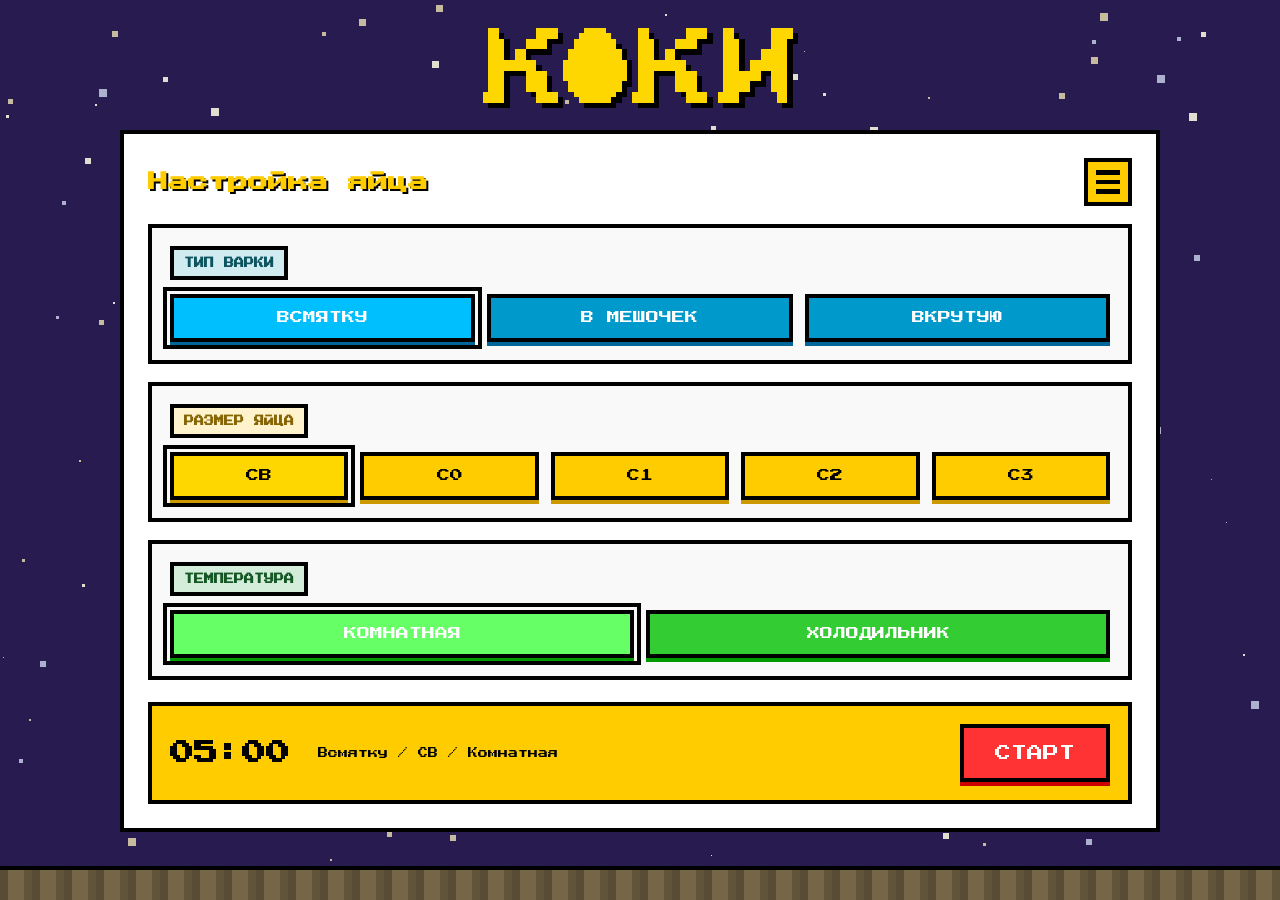
<file: index.html>
<!DOCTYPE html>
<html lang="ru">
  <head>
    <meta charset="UTF-8">
    <meta name="viewport" content="width=device-width, initial-scale=1.0, viewport-fit=cover">
    <title>Главный по яйцам | КОКИ</title>
    <meta name="theme-color" id="themeColorMeta" content="#00B0EB">
    <meta name="apple-mobile-web-app-capable" content="yes">
    <meta name="mobile-web-app-capable" content="yes">
    <meta name="apple-mobile-web-app-status-bar-style" content="black-translucent">
    <link rel="icon" type="image/png" href="favicon-96x96.png" sizes="96x96" />
<link rel="icon" type="image/svg+xml" href="favicon.svg" />
<link rel="shortcut icon" type="image/x-icon" href="favicon.ico">
<link rel="apple-touch-icon" sizes="180x180" href="apple-touch-icon.png" />
<meta name="apple-mobile-web-app-title" content="КОКИ" />
<link rel="manifest" href="site.webmanifest" />
    <link rel="preload" as="image" href="./assets/gif/peck.gif">
    <link rel="preload" as="image" href="./assets/gif/sleep.gif">
    <link rel="preload" as="image" href="./assets/gif/sleep-reverse.gif">
    <link rel="preload" as="image" href="./assets/gif/sleep-last.png">
    <link rel="preload" as="image" href="./assets/gif/cluck.gif">
    <link rel="preload" as="image" href="./assets/gif/crackl.gif">
    <link rel="preload" as="image" href="./assets/gif/crackr.gif">
    <link rel="preload" as="image" href="./assets/gif/open.gif">
    <link rel="preload" as="image" href="./assets/gif/idle.gif">
    <link rel="preload" as="image" href="./assets/gif/ask.gif">
    <link rel="preload" as="image" href="./assets/gif/drop.gif">
    <link rel="preconnect" href="https://fonts.googleapis.com">
    <link rel="preconnect" href="https://fonts.gstatic.com" crossorigin>
    <link rel="stylesheet" href="https://fonts.googleapis.com/css2?family=Press+Start+2P&display=swap">
    <link rel="icon" href="./assets/gif/peck.gif" type="image/gif">
    <link rel="stylesheet" href="./style.css">
  </head>

  <body>
    <div class="cloud-field" id="cloudField" aria-hidden="true"></div>
    <div class="night-star-field" id="nightStarField" aria-hidden="true"></div>
    <div class="status-veil" aria-hidden="true"></div>

    <div class="app-shell">
      <header class="retro-header app-header">
        <div class="header-inner">
          <img class="app-logo" src="./assets/images/logo.png" alt="КОКИ">
        </div>
      </header>

      <main class="retro-main app-main">
        <section class="site-section site-section--timer" id="timerView" data-section-panel="timer">
          <section class="app-panel setup-screen" id="setupScreen" aria-labelledby="setupTitle">
            <div class="panel-head">
              <h2 class="retro-subheading" id="setupTitle">Настройка яйца</h2>
              <button class="menu-toggle" type="button" data-menu-toggle aria-label="Открыть меню" aria-controls="siteMenuView" aria-expanded="false">
                <span class="menu-toggle__symbol" aria-hidden="true">Ξ</span>
              </button>
            </div>

            <ol class="setup-steps">
              <li class="setup-step">
                <div class="step-title">
                  <h3 class="retro-badge setup-badge setup-badge--info">Тип варки</h3>
                </div>
                <div class="choice-grid choice-grid--three" role="radiogroup" aria-label="Тип варки">
                  <button class="retro-button retro-button--secondary choice-button is-selected" type="button" data-group="doneness" data-value="soft" aria-pressed="true">Всмятку</button>
                  <button class="retro-button retro-button--secondary choice-button" type="button" data-group="doneness" data-value="jammy" aria-pressed="false">В мешочек</button>
                  <button class="retro-button retro-button--secondary choice-button" type="button" data-group="doneness" data-value="hard" aria-pressed="false">Вкрутую</button>
                </div>
              </li>

              <li class="setup-step">
                <div class="step-title">
                  <h3 class="retro-badge setup-badge setup-badge--warning">Размер яйца</h3>
                </div>
                <div class="choice-grid choice-grid--five" role="radiogroup" aria-label="Размер яйца">
                  <button class="retro-button retro-button--primary choice-button is-selected" type="button" data-group="size" data-value="СВ" aria-pressed="true">СВ</button>
                  <button class="retro-button retro-button--primary choice-button" type="button" data-group="size" data-value="С0" aria-pressed="false">С0</button>
                  <button class="retro-button retro-button--primary choice-button" type="button" data-group="size" data-value="С1" aria-pressed="false">С1</button>
                  <button class="retro-button retro-button--primary choice-button" type="button" data-group="size" data-value="С2" aria-pressed="false">С2</button>
                  <button class="retro-button retro-button--primary choice-button" type="button" data-group="size" data-value="С3" aria-pressed="false">С3</button>
                </div>
              </li>

              <li class="setup-step">
                <div class="step-title">
                  <h3 class="retro-badge setup-badge setup-badge--success">Температура</h3>
                </div>
                <div class="choice-grid choice-grid--two" role="radiogroup" aria-label="Температура яиц">
                  <button class="retro-button retro-button--constructive choice-button is-selected" type="button" data-group="temperature" data-value="room" aria-pressed="true">Комнатная</button>
                  <button class="retro-button retro-button--constructive choice-button" type="button" data-group="temperature" data-value="cold" aria-pressed="false">Холодильник</button>
                </div>
              </li>
            </ol>

            <div class="start-console" aria-live="polite">
              <div class="time-preview">
                <strong id="selectedTime">05:00</strong>
              </div>
              <div class="recipe-preview" id="recipePreview">Всмятку / СВ / Комнатная</div>
              <button class="retro-button retro-button--destructive retro-button--large start-button" id="startButton" type="button">Старт</button>
            </div>
          </section>

          <section class="app-panel timer-screen is-hidden" id="timerScreen" aria-labelledby="timerTitle" aria-live="polite">
            <div class="panel-head">
              <h2 class="retro-subheading">Таймер варки</h2>
              <button class="menu-toggle" type="button" data-menu-toggle aria-label="Открыть меню" aria-controls="siteMenuView" aria-expanded="false">
                <span class="menu-toggle__symbol" aria-hidden="true">Ξ</span>
              </button>
            </div>

            <div class="timer-scene">
              <div class="chicken-stage" aria-label="Игровая сцена">
                <div class="stage-sky" id="stageSky" aria-hidden="true"></div>
                <div class="stage-cloud-field" id="stageCloudField" aria-hidden="true"></div>
                <div class="stage-night-star-field" id="stageNightStarField" aria-hidden="true"></div>
                <img class="chicken-gif" id="chickenGif" src="./assets/gif/peck.gif" alt="Курица клюет">
              </div>

              <div class="timer-console">
                <span class="retro-badge retro-badge--warning" id="timerState">ВАРИМ</span>
                <h2 class="timer-title" id="timerTitle">До готовности</h2>
                <div class="timer-display" id="timerDisplay">05:00</div>
                <p class="timer-recipe" id="timerRecipe">Всмятку / СВ / Комнатная</p>

                <div class="retro-progress-bar timer-progress" aria-label="Прогресс таймера">
                  <div class="retro-progress-bar__inner" id="progressBar"></div>
                </div>

                <div class="timer-actions">
                  <button class="retro-button retro-button--secondary retro-button--medium" id="pauseButton" type="button">Пауза</button>
                  <button class="retro-button retro-button--ghost retro-button--medium" id="resetButton" type="button">Сначала</button>
                </div>
              </div>
            </div>
          </section>
        </section>

        <section class="app-panel site-menu-panel is-hidden" id="siteMenuView" aria-label="Меню">
          <div class="panel-head">
            <div class="site-menu__socials">
              <a class="site-menu__credit-icon site-menu__credit-icon--wide" href="https://svarganil.ru" target="_blank" rel="noopener noreferrer" aria-label="Сварганил">
                <img class="site-menu__credit-icon-image site-menu__credit-icon-image--normal" src="./assets/icons/c_normal.png" alt="">
                <img class="site-menu__credit-icon-image site-menu__credit-icon-image--hover" src="./assets/icons/c_hover.png" alt="">
              </a>
              <a class="site-menu__credit-icon" href="https://t.me/slappetizer" target="_blank" rel="noopener noreferrer" aria-label="Telegram">
                <img class="site-menu__credit-icon-image site-menu__credit-icon-image--normal" src="./assets/icons/tg_normal.png" alt="">
                <img class="site-menu__credit-icon-image site-menu__credit-icon-image--hover" src="./assets/icons/tg_hover.png" alt="">
              </a>
              <a class="site-menu__credit-icon" href="https://instagram.com/slappetizer" target="_blank" rel="noopener noreferrer" aria-label="Instagram">
                <img class="site-menu__credit-icon-image site-menu__credit-icon-image--normal" src="./assets/icons/ig_normal.png" alt="">
                <img class="site-menu__credit-icon-image site-menu__credit-icon-image--hover" src="./assets/icons/ig_hover.png" alt="">
              </a>
              <a class="site-menu__credit-icon site-menu__credit-icon--wide" href="https://youtube.com/@slappetizer" target="_blank" rel="noopener noreferrer" aria-label="YouTube">
                <img class="site-menu__credit-icon-image site-menu__credit-icon-image--normal" src="./assets/icons/yt_normal.png" alt="">
                <img class="site-menu__credit-icon-image site-menu__credit-icon-image--hover" src="./assets/icons/yt_hover.png" alt="">
              </a>
              <a class="site-menu__credit-icon site-menu__credit-icon--wide" href="mailto:a@svarganil.ru?subject=%D0%9A%D0%9E%D0%9A%D0%98%20%E2%80%94%20%D0%9E%D0%A1" aria-label="Написать письмо">
                <img class="site-menu__credit-icon-image site-menu__credit-icon-image--normal" src="./assets/icons/mail_normal.png" alt="">
                <img class="site-menu__credit-icon-image site-menu__credit-icon-image--hover" src="./assets/icons/mail_hover.png" alt="">
              </a>
            </div>
            <button class="menu-toggle" type="button" data-menu-toggle aria-label="Закрыть меню" aria-controls="siteMenuView" aria-expanded="true">
              <span class="menu-toggle__symbol" aria-hidden="true">×</span>
            </button>
          </div>

          <nav class="site-menu" aria-label="Разделы сайта">
            <button class="site-menu__item is-active" type="button" data-section-target="timer" aria-current="page">Таймер варки</button>
            <button class="site-menu__item" type="button" data-section-target="tips">Советы</button>
            <button class="site-menu__item" type="button" data-section-target="recipes">Рецепты</button>
            <button class="site-menu__item" type="button" data-section-target="chef">От Шефа</button>
            <div class="site-menu__meta">
              <div class="site-menu__meta-copy">
                <span>Версия 1.1</span>
                <span>© <span id="menuYear">2026</span> Сварганил</span>
              </div>
            </div>
          </nav>
        </section>

        <section class="app-panel page-placeholder site-section is-hidden" id="recipesView" data-section-panel="recipes" aria-labelledby="recipesTitle">
          <div class="panel-head">
            <h2 class="retro-subheading" id="recipesTitle">Рецепты</h2>
            <button class="menu-toggle" type="button" data-menu-toggle aria-label="Открыть меню" aria-controls="siteMenuView" aria-expanded="false">
              <span class="menu-toggle__symbol" aria-hidden="true">Ξ</span>
            </button>
          </div>
          <div class="retro-accordion recipes-accordion" id="recipesList" data-recipes-src="./assets/md/recipes.md">
            <button class="retro-accordion__button" type="button" aria-expanded="false" aria-controls="recipe-content-0">Чылбыр (яйца по-турецки)</button>
            <div class="retro-accordion__content" id="recipe-content-0" hidden>
              <section class="recipe-section" aria-labelledby="recipe-ingredients-0">
                <h3 id="recipe-ingredients-0">Ингредиенты</h3>
                <div class="recipe-copy">
                  <p>Йогуртовый соус:</p>
                  <ul class="recipe-list">
                    <li>Греческий йогурт (густой) — 250 г</li>
                    <li>Укроп — 2-3 веточки</li>
                    <li>Чеснок — 1 зубчик</li>
                    <li>Соль — ¼ ч. л.</li>
                    <li>TABASCO Jalapeno¹ — ¼ ч. л.</li>
                  </ul>
                  <p>Пряное масло:</p>
                  <ul class="recipe-list">
                    <li>Сливочное масло — 40 г</li>
                    <li>Оливковое масло — 1 ст. л.</li>
                    <li>Соус Lao Gan Ma² — 2 ст. л.</li>
                  </ul>
                  <p>Яйца пашот:</p>
                  <ul class="recipe-list">
                    <li>Уксус (9%) — 1 ст. л.</li>
                    <li>Соль — ¼ ч. л.</li>
                    <li>Яйца — 4 шт.</li>
                  </ul>
                  <p>Подача:</p>
                  <ul class="recipe-list">
                    <li>Халапеньо (свежий) — 3-5 слайсов</li>
                    <li>Укроп — 1-2 веточки</li>
                    <li>Пита — 1 шт.</li>
                  </ul>
                  <p>Можно заменить:</p>
                  <p>¹ Небольшим количеством любой пряной сухой приправы</p>
                  <p>² Миксом молотой копчёной паприки и хлопьев перца чили</p>
                </div>
              </section>

              <section class="recipe-section" aria-labelledby="recipe-steps-0">
                <h3 id="recipe-steps-0">Рецепт</h3>
                <div class="recipe-copy">
                  <ol class="recipe-steps">
                    <li>Достань йогурт из холодильника заранее, чтобы он достиг комнатной температуры. Мелко нарежь укроп, чеснок раздави в прессе (или натри на мелкой тёрке). Смешай йогурт с укропом, чесноком, солью и соусом TABASCO Jalapeno. Выложи массу в две тарелки.</li>
                    <li>В маленьком сотейнике разогрей сливочное и оливковое масло, добавь соус Lao Gan Ma, перемешай и готовь 1 минуту на небольшом огне. Оставь настаиваться на 5–10 минут, слей в соусник.</li>
                    <li>В кастрюлю налей слой воды толщиной 8-10 сантиметров, добавь уксус и соль, доведи до кипения и убавь огонь на слабый. Яйцо комнатной температуры разбей в маленькую миску, наклони её над водой и осторожно опусти яйцо в кастрюлю, вари 2–3 минуты по 2 яйца за раз. Аккуратно достань яйца с помощью шумовки, промокни бумажным полотенцем и выложи на йогуртовый соус.</li>
                    <li>Полей пряным маслом, укрась тонкими слайсами халапеньо и укропом. Подавай с тёплой питой.</li>
                  </ol>
                  <p class="recipe-link-row"><a class="retro-button retro-button--link recipe-link" href="https://t.me/slappetizer/432" target="_blank" rel="noopener noreferrer">Смотреть видео</a></p>
                </div>
              </section>
            </div>
            <button class="retro-accordion__button" type="button" aria-expanded="false" aria-controls="recipe-content-1">Маринованные яйца</button>
            <div class="retro-accordion__content" id="recipe-content-1" hidden>
              <section class="recipe-section" aria-labelledby="recipe-ingredients-1">
                <h3 id="recipe-ingredients-1">Ингредиенты</h3>
                <div class="recipe-copy">
                  <ul class="recipe-list">
                    <li>Яйцо СО — 10 шт.</li>
                    <li>Соль — 1 ст. л.</li>
                    <li>Имбирь — 50 г</li>
                    <li>Чеснок — 10 г</li>
                    <li>Острый перец — 10 г</li>
                    <li>Растительное масло — 2 мл</li>
                    <li>Вода — 300 мл</li>
                    <li>Соевый соус — 300 мл</li>
                    <li>Тростниковый сахар — 2 ст. л.</li>
                    <li>Зелёный лук — 30 г</li>
                    <li>Вустерширский соус — 5 мл</li>
                    <li>Рисовый уксус — 2 ст. л.</li>
                  </ul>
                </div>
              </section>

              <section class="recipe-section" aria-labelledby="recipe-steps-1">
                <h3 id="recipe-steps-1">Рецепт</h3>
                <div class="recipe-copy">
                  <ol class="recipe-steps">
                    <li>Сперва отвари яйца. Вскипяти воду и посоли в пропорции чайная ложка соли на литр. Аккуратно опусти яйца, вода должна полностью покрывать их. Сбавь огонь, чтобы не было бурного кипения. Для «кремового желтка» потребуется от 4 до 5 минут в зависимости от категории (размера) и температуры яиц.</li>
                    <li>Переложи яйца в ледяную воду, а через 5 минут смени её, чтобы остановить процесс варки внутри. Аккуратно почисти яйца и положи их в банку.</li>
                    <li>Для маринада почисти и нарежь свежий имбирь, чеснок и острый перец. Немного обжарь их, залей водой, соевым соусом и добавь сахар. Вари 10-15 минут.</li>
                    <li>Нарежь зелёный лук и добавь к яйцам. Капни вустерский соус, залей маринадом и добавь рисовый уксус.</li>
                    <li>Плотно закрой банку и убери в холодильник на 24 часа.</li>
                  </ol>
                  <p>Подавай с хрустящим луком.</p>
                  <p class="recipe-link-row"><a class="retro-button retro-button--link recipe-link" href="https://t.me/slappetizer/552" target="_blank" rel="noopener noreferrer">Смотреть видео</a></p>
                </div>
              </section>
            </div>
          </div>
        </section>

        <section class="app-panel page-placeholder site-section is-hidden" id="tipsView" data-section-panel="tips" aria-labelledby="tipsTitle">
          <div class="panel-head">
            <h2 class="retro-subheading" id="tipsTitle">Советы</h2>
            <button class="menu-toggle" type="button" data-menu-toggle aria-label="Открыть меню" aria-controls="siteMenuView" aria-expanded="false">
              <span class="menu-toggle__symbol" aria-hidden="true">Ξ</span>
            </button>
          </div>
          <div class="retro-accordion tips-accordion" id="tipsList" data-hints-src="./assets/md/hints.md">
            <button class="retro-accordion__button" type="button" aria-expanded="false" aria-controls="hint-content-0">Категория и хранение</button>
            <div class="retro-accordion__content" id="hint-content-0" hidden>
              <div class="recipe-copy">
                <p>Столовые яйца (маркируются <span class="egg-mark egg-mark--blue">синей буквой С</span>) — можно хранить до 25 дней при комнатной температуре и до 120 дней — в холодильнике.</p>
                <p>Столовые яйца делятся на категории по весу. Больше цифра — меньше размер:</p>
                <ul class="recipe-list">
                  <li>С3 — столовое яйцо третьей категории / 35–44,9 г</li>
                  <li>С2 — столовое яйцо второй категории / 45–54,9 г</li>
                  <li>С1 — столовое яйцо первой категории / 55–64,9 г</li>
                  <li>СО — столовое яйцо отборное / 65–74,9 г</li>
                  <li>СВ — столовое яйцо высшей категории / более 75 г</li>
                </ul>
                <p>При этом категорию яиц определяет только вес, а не пищевые показатели. Это учитывается и при готовке: чем легче яйцо, тем быстрее оно сварится.</p>
                <p>Диетические яйца (маркируются <span class="egg-mark egg-mark--red">красной буквой Д</span>) — срок реализации доходит до 7 дней.</p>
              </div>
            </div>

            <button class="retro-accordion__button" type="button" aria-expanded="false" aria-controls="hint-content-1">Нужно ли мыть куриные яйца</button>
            <div class="retro-accordion__content" id="hint-content-1" hidden>
              <div class="recipe-copy">
                <p>Мыть яйца перед хранением не стоит — так они быстрее теряют свежесть. А вот перед приготовлением ополоснуть скорлупу можно и нужно.</p>
                <p>Опять же всё зависит от твоей брезгливости.</p>
              </div>
            </div>

            <button class="retro-accordion__button" type="button" aria-expanded="false" aria-controls="hint-content-2">Принципы варки яиц</button>
            <div class="retro-accordion__content" id="hint-content-2" hidden>
              <div class="recipe-copy">
                <p>Четыре простых правила для варки яиц любой категории:</p>
                <ol class="recipe-steps">
                  <li>Достань яйца из холодильника заранее и дай им прогреться до комнатной температуры — иначе от резкого перепада температур скорлупа может треснуть.</li>
                  <li>Вода должна полностью покрывать яйца. Доведи её до кипения, посоли из расчёта чайная ложка на литр и немного убавь огонь — яйца должны лежать плотно и вариться в слабо кипящей воде, не стукаясь о кастрюлю, иначе скорлупа треснет и белок вытечет.</li>
                  <li>Опускай яйца в воду ложкой или шумовкой. Время варки — от 2 до 15 минут в зависимости от желаемой консистенции и категории яиц.</li>
                  <li>Готовые яйца сразу переложи в холодную воду — со льдом или просто под краном.</li>
                </ol>
              </div>
            </div>

            <button class="retro-accordion__button" type="button" aria-expanded="false" aria-controls="hint-content-3">Зачем прокалывать яйца перед варкой</button>
            <div class="retro-accordion__content" id="hint-content-3" hidden>
              <div class="recipe-copy">
                <p>Некоторые прокалывают скорлупу булавкой перед варкой — вода проникает между скорлупой и мембраной, и яйцо потом легче чистится.</p>
                <p class="recipe-link-row"><a class="retro-button retro-button--link recipe-link" href="https://ozon.ru/t/fIwweMl" target="_blank" rel="noopener noreferrer">Удобнее всего использовать специальный прокалыватель.</a></p>
              </div>
            </div>

            <button class="retro-accordion__button" type="button" aria-expanded="false" aria-controls="hint-content-4">Яйца всмятку</button>
            <div class="retro-accordion__content" id="hint-content-4" hidden>
              <div class="recipe-copy">
                <p>У яйца всмятку — жидкий желток и нетвёрдый белок. Такое яйцо можно приготовить и без варки: залей яйца кипятком, подожди 10 минут, слей воду и снова залей кипятком на 2–3 минуты. Белок при этом не твердеет, а лишь сгущается в нежную массу, желток остаётся полужидким.</p>
                <p>Для получения такой консистенции используй мой таймер.</p>
              </div>
            </div>

            <button class="retro-accordion__button" type="button" aria-expanded="false" aria-controls="hint-content-5">Яйца в мешочек</button>
            <div class="retro-accordion__content" id="hint-content-5" hidden>
              <div class="recipe-copy">
                <p>У яйца в мешочек твёрдый белок и жидкий кремовый желток в середине.</p>
                <p>Для получения такой консистенции используй мой таймер.</p>
              </div>
            </div>

            <button class="retro-accordion__button" type="button" aria-expanded="false" aria-controls="hint-content-6">Яйца вкрутую</button>
            <div class="retro-accordion__content" id="hint-content-6" hidden>
              <div class="recipe-copy">
                <p>У яйца вкрутую — полностью затвердевший желток и плотный белок.</p>
                <p>Проверить готовность просто: раскрути яйцо — вкрутую оно вращается ровно, сырое — покачивается.</p>
                <p>Для получения такой консистенции используй мой таймер.</p>
                <p>А если хочешь модный мягкий в центре желток — уменьши время варки на 1–1,5 минуты.</p>
              </div>
            </div>

            <button class="retro-accordion__button" type="button" aria-expanded="false" aria-controls="hint-content-7">Варка перепелиных яиц</button>
            <div class="retro-accordion__content" id="hint-content-7" hidden>
              <div class="recipe-copy">
                <p>Да, их тоже можно варить всмятку, в мешочек и вкрутую, но есть нюансы, так что выделил отдельным пунктом.</p>
                <p>Варятся довольно просто. Примерно за полчаса до варки вынь яйца из холодильника — особенно если планируешь опускать их сразу в кипяток. Так скорлупа не треснет от перепада температур.</p>
                <p>Перепелиные яйца вкрутую кладут в холодную воду и варят 4 минуты после закипания. В мешочек — опускают в кипяток на 3 минуты, затем сразу в холодную воду. Всмятку — то же самое, но достаточно 2 минут.</p>
              </div>
            </div>

            <button class="retro-accordion__button" type="button" aria-expanded="false" aria-controls="hint-content-8">Как быстро чистить яйца</button>
            <div class="retro-accordion__content" id="hint-content-8" hidden>
              <div class="recipe-copy">
                <p>Положи яйцо на стол, накрой ладонью и покатай, слегка надавливая — скорлупа равномерно растрескается и легко снимется. Способ работает и с куриными, и с перепелиными.</p>
              </div>
            </div>

            <button class="retro-accordion__button" type="button" aria-expanded="false" aria-controls="hint-content-9">Резак для яиц всмятку</button>
            <div class="retro-accordion__content" id="hint-content-9" hidden>
              <div class="recipe-copy">
                <p>Eierschalensollbruchstellenverursacher — немецкий гаджет для вскрытия яиц всмятку: небольшой, но увесистый металлический шарик резко ударяет по куполу на скорлупе, что делает ровный круговой надрез для аккуратного снятия верхушки.</p>
                <p>Кстати, дословно означает «устройство для создания заданной точки разлома яичной скорлупы». Немцы славятся умением упаковать целое описание предмета в одно слово...</p>
                <p class="recipe-link-row"><a class="retro-button retro-button--link recipe-link" href="https://ozon.ru/t/aHXY3OH" target="_blank" rel="noopener noreferrer">Свой купил тут.</a></p>
              </div>
            </div>

            <button class="retro-accordion__button" type="button" aria-expanded="false" aria-controls="hint-content-10">Сколько яиц можно есть в день</button>
            <div class="retro-accordion__content" id="hint-content-10" hidden>
              <div class="recipe-copy">
                <p>Для здорового человека одно-два яйца в день — норма, которая не повышает риск сердечно-сосудистых заболеваний. Но важно не только количество, а ещё и с чем их ешь: яйцо пашот с цельнозерновым хлебом и овощами — одно дело, яичница с беконом — совсем другое. Людям с диабетом или нарушениями липидного обмена стоит обсудить норму с врачом.</p>
                <p>Холестерин в яйцах долго был поводом для тревоги, но сейчас учёные смотрят на это иначе: пищевой холестерин слабо влияет на его уровень в крови. Организм сам производит около 80% холестерина, а куда важнее — сколько клетчатки ты ешь и каков образ жизни в целом.</p>
              </div>
            </div>

            <button class="retro-accordion__button" type="button" aria-expanded="false" aria-controls="hint-content-11">Можно ли пить сырые яйца</button>
            <div class="retro-accordion__content" id="hint-content-11" hidden>
              <div class="recipe-copy">
                <p>Сырые яйца пьют ради голоса, от похмелья и для набора мышц — как Рокки. Цистеин действительно помогает при похмелье, горло яйца тоже смягчают, но вот с белком всё наоборот: из сырых усваивается лишь около 50%, из варёных — 90%. Вдобавок сырой белок блокирует усвоение биотина.</p>
                <p>Главный риск — сальмонеллёз, хотя вероятность заражения невелика. Детям, беременным и пожилым сырые яйца лучше не есть совсем. Вывод простой: польза есть, но варёные яйца во всём выигрывают.</p>
              </div>
            </div>
          </div>
        </section>

        <section class="app-panel page-placeholder site-section is-hidden" id="chefView" data-section-panel="chef" aria-labelledby="chefTitle">
          <div class="panel-head">
            <h2 class="retro-subheading" id="chefTitle">От Шефа</h2>
            <button class="menu-toggle" type="button" data-menu-toggle aria-label="Открыть меню" aria-controls="siteMenuView" aria-expanded="false">
              <span class="menu-toggle__symbol" aria-hidden="true">Ξ</span>
            </button>
          </div>
          <div class="chef-scene">
            <div class="stage-sky chef-stage-sky" id="chefStageSky" aria-hidden="true"></div>
            <div class="stage-cloud-field chef-stage-cloud-field" id="chefStageCloudField" aria-hidden="true"></div>
            <div class="stage-night-star-field chef-stage-night-star-field" id="chefStageNightStarField" aria-hidden="true"></div>
            <blockquote class="retro-blockquote chef-bubble">
              <p>Что было раньше — курица или яйцо? Лично мне — пофигу. Факт один: без курицы нет и яйца — «философского камня» кулинарии.</p>
              <p>Варёные яйца — это база. Кто-то любит просто вкрутую с щедрой порцией мазика, а кто-то, подобно Королю из «Бременских Музыкантов», — всмятку уплетать ложечкой. Жаль только переменных, чтобы достичь нужной консистенции с первого раза, слишком много.</p>
              <p>Именно поэтому я сварил больше сотни яиц и перебрал десятки комбинаций. А как известно, самое лучшее мы делаем для себя, так что без паники — твои яйца в надёжных руках.</p>
              <p>Удачной варки!</p>
              <p>— АВ</p>
            </blockquote>
            <img class="chef-avatar" src="./assets/images/av.png" alt="АВ">
          </div>
        </section>
      </main>

      <footer class="retro-footer app-footer">
        <div class="office-helper-shell" id="officeHelperShell" hidden>
          <blockquote class="retro-blockquote office-helper__bubble" id="officeHelperBubble" aria-live="polite" hidden>
            <span id="officeHelperBubbleText"></span>
          </blockquote>
          <button class="office-helper" id="officeHelper" type="button" aria-label="Открыть помощника">
            <img class="office-helper__gif" id="officeHelperGif" src="./assets/gif/crackl.gif" alt="">
          </button>
        </div>
        <div class="ground" aria-hidden="true"></div>
      </footer>
    </div>

    <div class="retro-toast" id="alarmToast" role="status">
      <p>КОКИ: яйцо готово!</p>
    </div>

    <script src="./script.js"></script>
  </body>
</html>
</file>
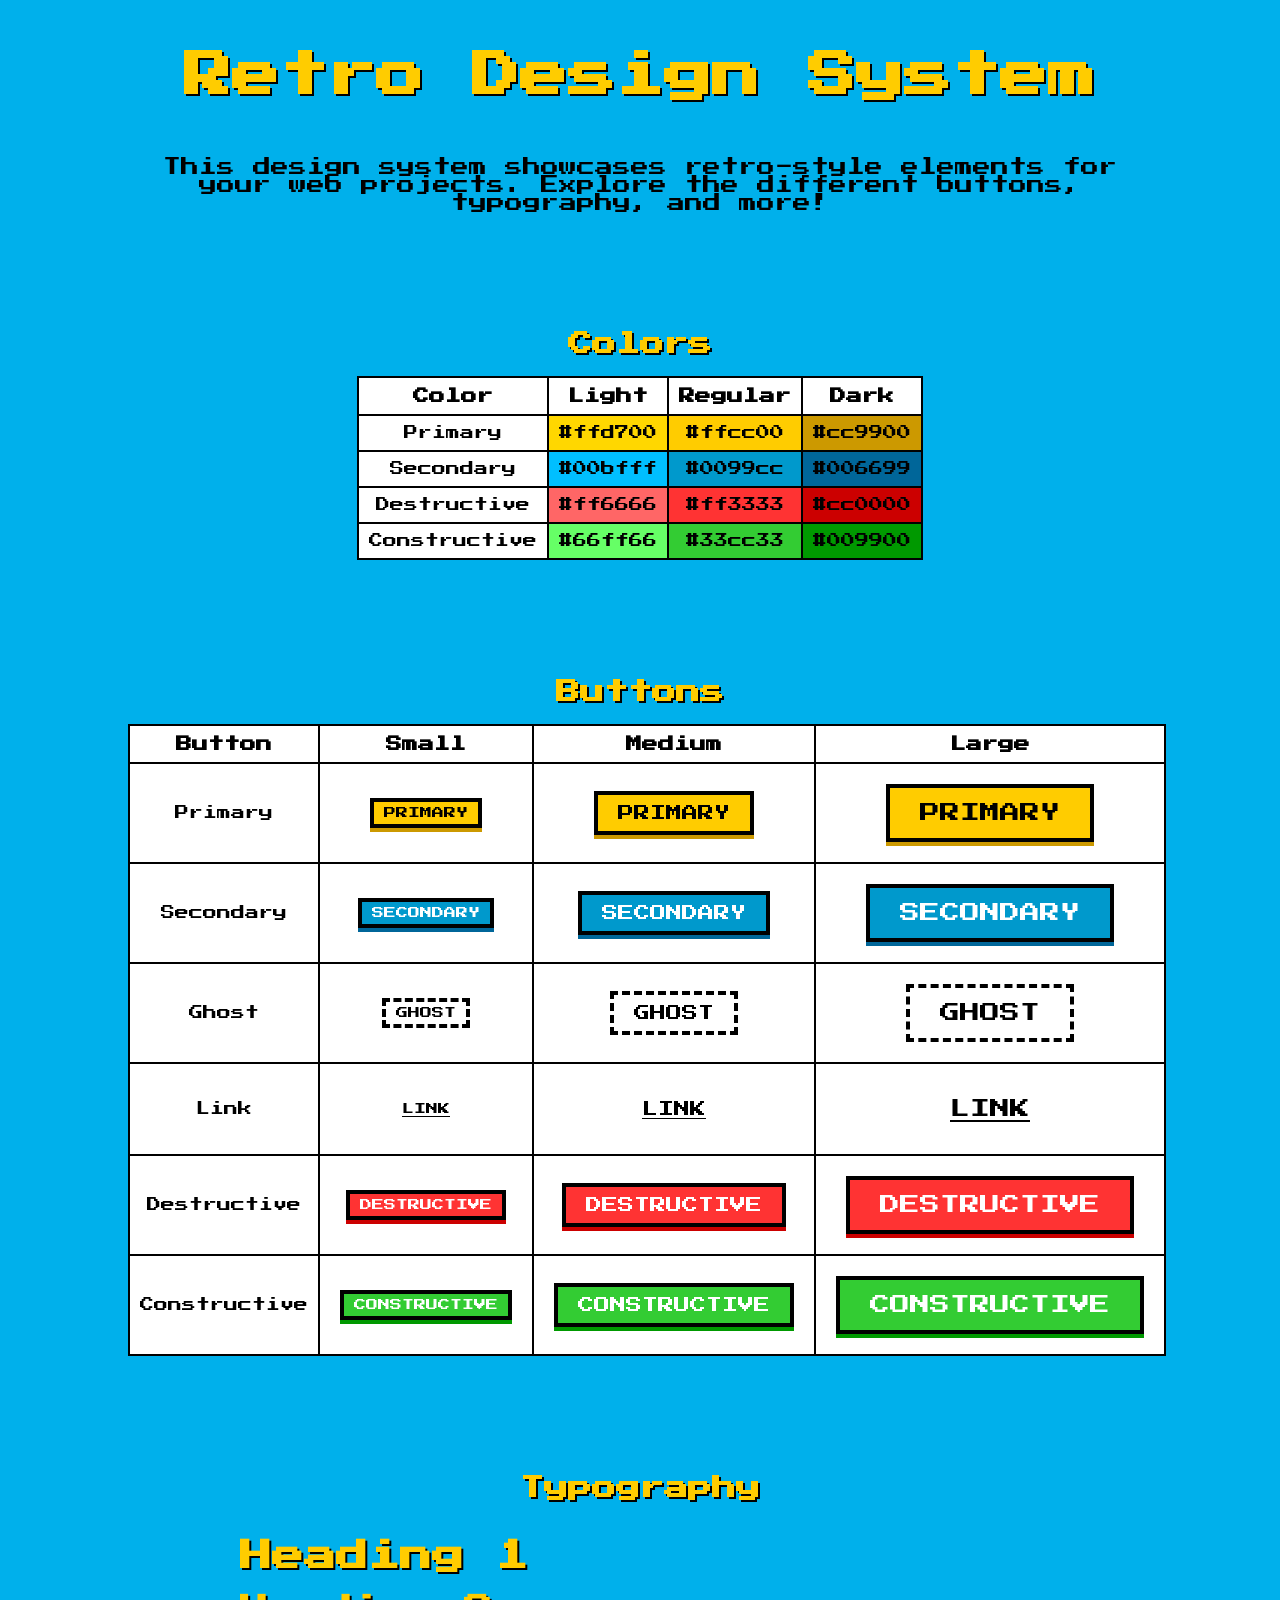
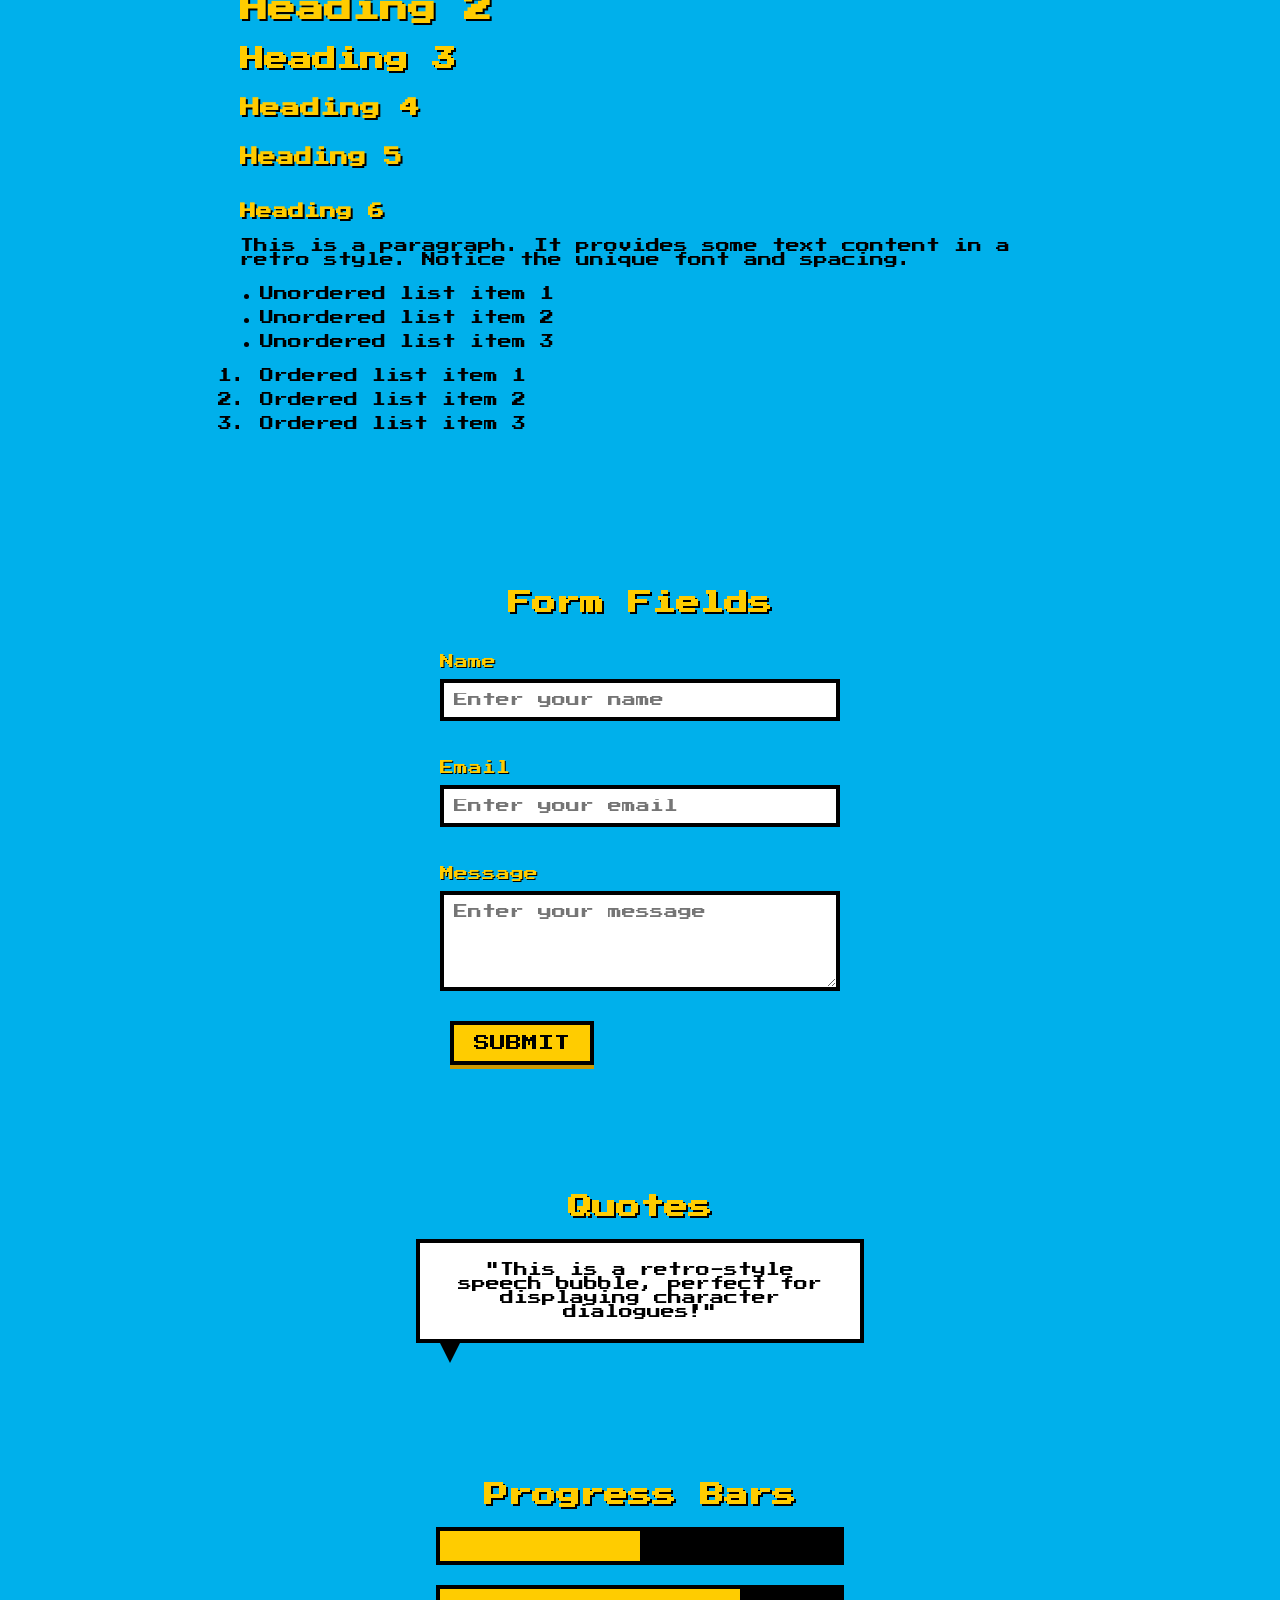
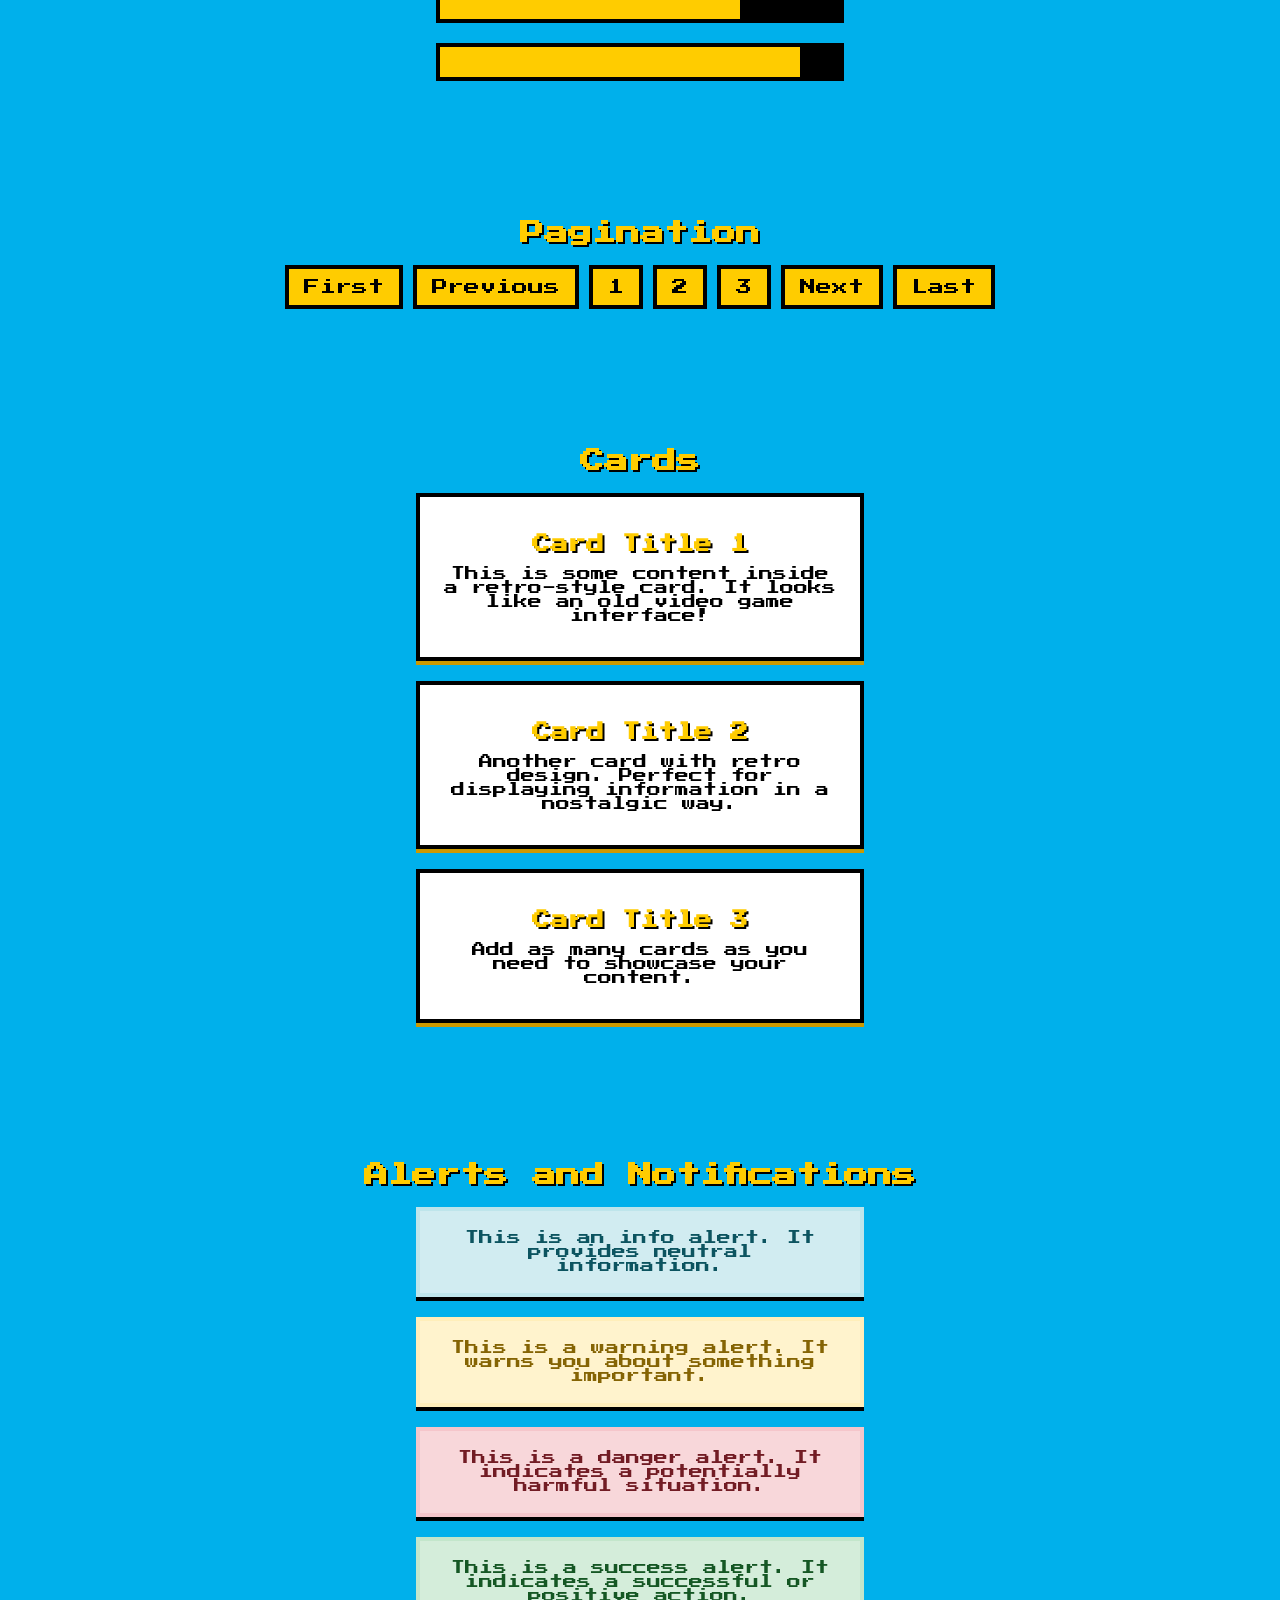
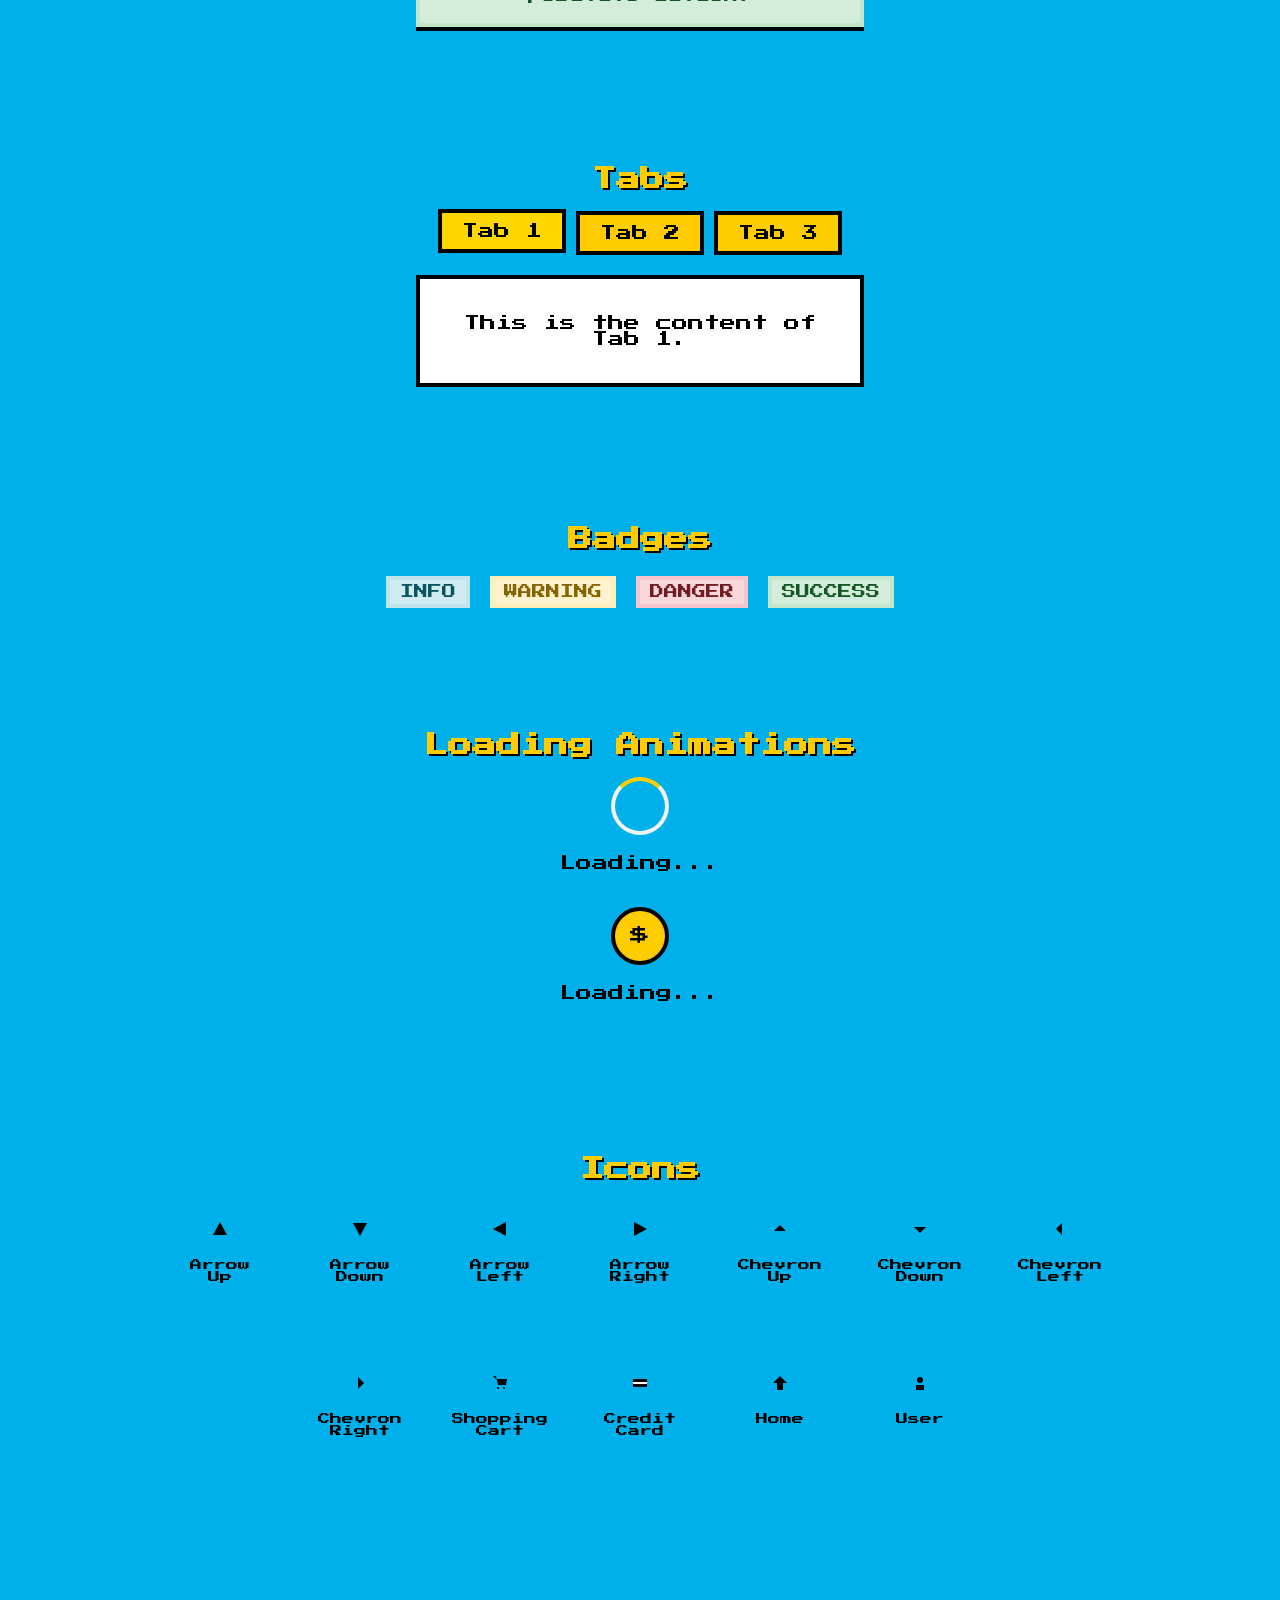
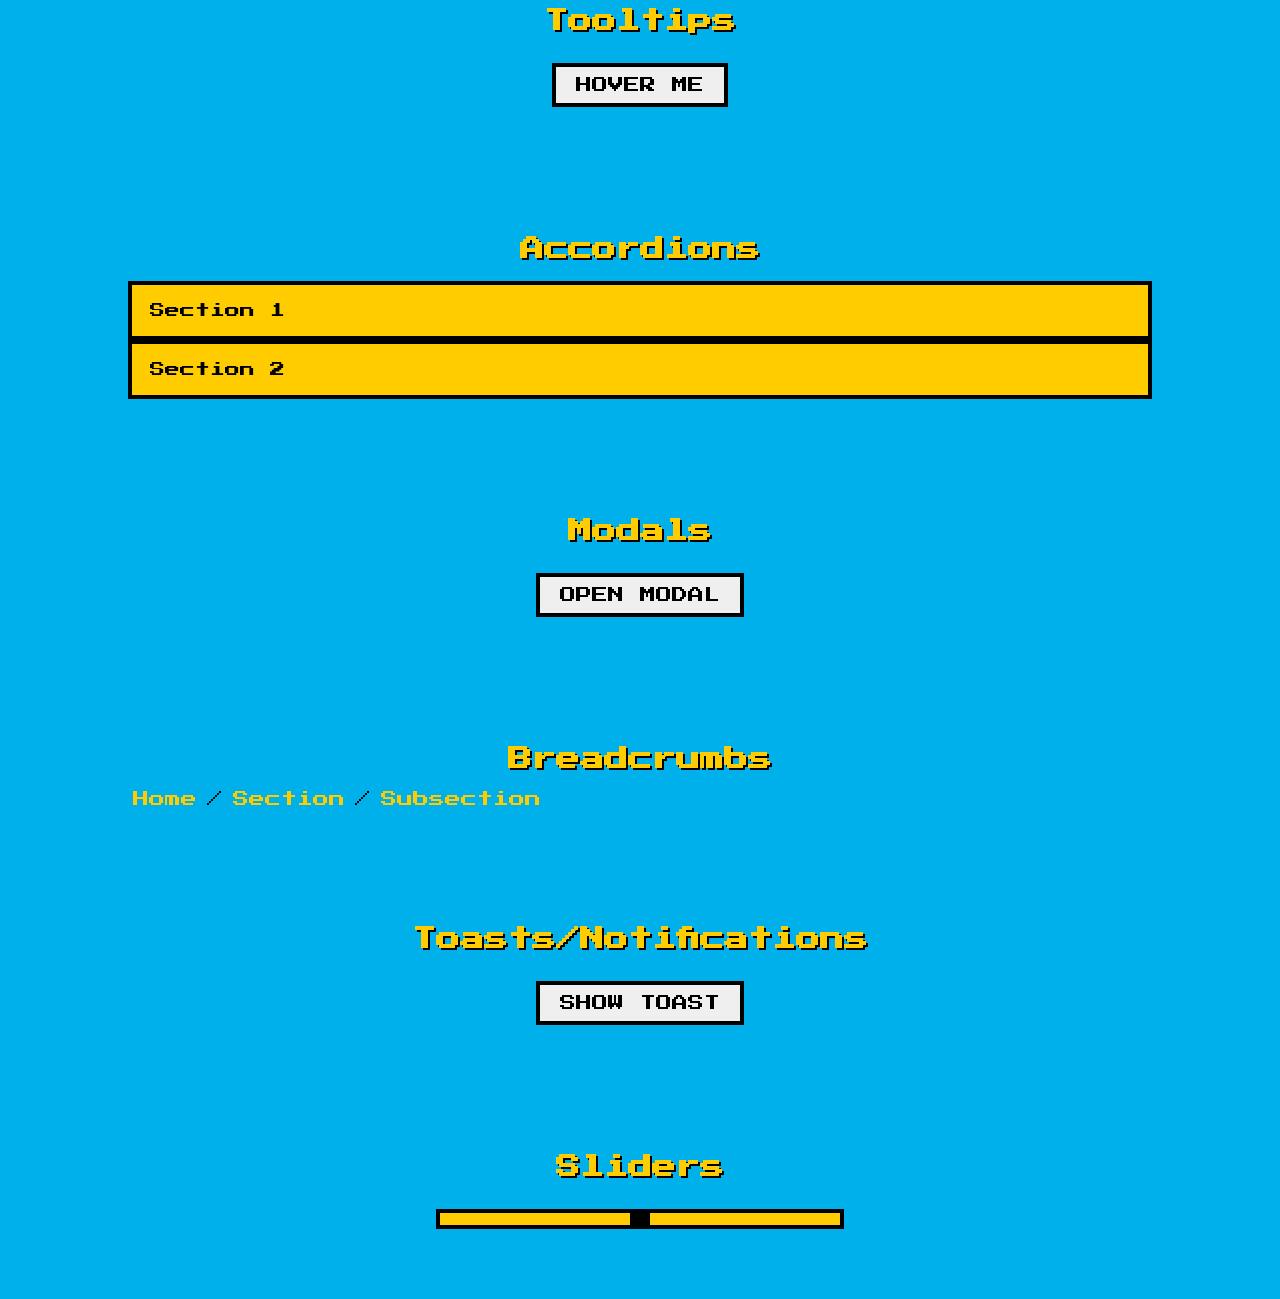
<file: ref/index.html>
<!DOCTYPE html>
<html lang="en">

  <head>
    <meta charset="UTF-8">
    <title>Retro Design System</title>
    <link rel='stylesheet' href='https://fonts.googleapis.com/css2?family=Press+Start+2P&amp;display=swap'><link rel="stylesheet" href="./style.css">

  </head>
    
  <body>
  <header class="retro-header">
  <div class="clouds clouds-back"></div>
  <div class="clouds clouds-front"></div>
  <h1 class="retro-heading">Retro Design System</h1>
</header>
<main class="retro-main">
  <div class="container">
    <p class="retro-paragraph">This design system showcases retro-style elements for your web projects. Explore the different buttons, typography, and more!</p>
    
    <section>
      <h2 class="retro-subheading">Colors</h2>
      <table class="retro-table">
        <thead>
          <tr>
            <th>Color</th>
            <th>Light</th>
            <th>Regular</th>
            <th>Dark</th>
          </tr>
        </thead>
        <tbody>
          <tr>
            <td>Primary</td>
            <td style="background-color: #ffd700;">#ffd700</td>
            <td style="background-color: #ffcc00;">#ffcc00</td>
            <td style="background-color: #cc9900;">#cc9900</td>
          </tr>
          <tr>
            <td>Secondary</td>
            <td style="background-color: #00bfff;">#00bfff</td>
            <td style="background-color: #0099cc;">#0099cc</td>
            <td style="background-color: #006699;">#006699</td>
          </tr>
          <tr>
            <td>Destructive</td>
            <td style="background-color: #ff6666;">#ff6666</td>
            <td style="background-color: #ff3333;">#ff3333</td>
            <td style="background-color: #cc0000;">#cc0000</td>
          </tr>
          <tr>
            <td>Constructive</td>
            <td style="background-color: #66ff66;">#66ff66</td>
            <td style="background-color: #33cc33;">#33cc33</td>
            <td style="background-color: #009900;">#009900</td>
          </tr>
        </tbody>
      </table>
    </section>

    <section>
      <h2 class="retro-subheading">Buttons</h2>
      <table class="retro-table">
        <thead>
          <tr>
            <th>Button</th>
            <th>Small</th>
            <th>Medium</th>
            <th>Large</th>
          </tr>
        </thead>
        <tbody>
          <tr>
            <td>Primary</td>
            <td><button class="retro-button retro-button--primary retro-button--small">Primary</button></td>
            <td><button class="retro-button retro-button--primary retro-button--medium">Primary</button></td>
            <td><button class="retro-button retro-button--primary retro-button--large">Primary</button></td>
          </tr>
          <tr>
            <td>Secondary</td>
            <td><button class="retro-button retro-button--secondary retro-button--small">Secondary</button></td>
            <td><button class="retro-button retro-button--secondary retro-button--medium">Secondary</button></td>
            <td><button class="retro-button retro-button--secondary retro-button--large">Secondary</button></td>
          </tr>
          <tr>
            <td>Ghost</td>
            <td><button class="retro-button retro-button--ghost retro-button--small">Ghost</button></td>
            <td><button class="retro-button retro-button--ghost retro-button--medium">Ghost</button></td>
            <td><button class="retro-button retro-button--ghost retro-button--large">Ghost</button></td>
          </tr>
          <tr>
            <td>Link</td>
            <td><button class="retro-button retro-button--link retro-button--small">Link</button></td>
            <td><button class="retro-button retro-button--link retro-button--medium">Link</button></td>
            <td><button class="retro-button retro-button--link retro-button--large">Link</button></td>
          </tr>
          <tr>
            <td>Destructive</td>
            <td><button class="retro-button retro-button--destructive retro-button--small">Destructive</button></td>
            <td><button class="retro-button retro-button--destructive retro-button--medium">Destructive</button></td>
            <td><button class="retro-button retro-button--destructive retro-button--large">Destructive</button></td>
          </tr>
          <tr>
            <td>Constructive</td>
            <td><button class="retro-button retro-button--constructive retro-button--small">Constructive</button></td>
            <td><button class="retro-button retro-button--constructive retro-button--medium">Constructive</button></td>
            <td><button class="retro-button retro-button--constructive retro-button--large">Constructive</button></td>
          </tr>
        </tbody>
      </table>
    </section>

    <section>
      <h2 class="retro-subheading">Typography</h2>
      <div class="retro-typography">
        <h1>Heading 1</h1>
        <h2>Heading 2</h2>
        <h3>Heading 3</h3>
        <h4>Heading 4</h4>
        <h5>Heading 5</h5>
        <h6>Heading 6</h6>
        <p>This is a paragraph. It provides some text content in a retro style. Notice the unique font and spacing.</p>
        <ul>
          <li>Unordered list item 1</li>
          <li>Unordered list item 2</li>
          <li>Unordered list item 3</li>
        </ul>
        <ol>
          <li>Ordered list item 1</li>
          <li>Ordered list item 2</li>
          <li>Ordered list item 3</li>
        </ol>
      </div>
    </section>

    <section>
      <h2 class="retro-subheading">Form Fields</h2>
      <div class="retro-form">
        <label for="name" class="retro-label">Name</label>
        <input type="text" id="name" class="retro-input" placeholder="Enter your name">
        
        <label for="email" class="retro-label">Email</label>
        <input type="email" id="email" class="retro-input" placeholder="Enter your email">
        
        <label for="message" class="retro-label">Message</label>
        <textarea id="message" class="retro-textarea" placeholder="Enter your message"></textarea>
        
        <button class="retro-button retro-button--primary retro-button--medium">Submit</button>
      </div>
    </section>
    <section>
  <h2 class="retro-subheading">Quotes</h2>
  <blockquote class="retro-blockquote">
    "This is a retro-style speech bubble, perfect for displaying character dialogues!"
  </blockquote>
</section>
    <section>
  <h2 class="retro-subheading">Progress Bars</h2>
  <div class="retro-progress-bar">
    <div class="retro-progress-bar__inner" style="width: 50%;"></div>
  </div>
  <div class="retro-progress-bar">
    <div class="retro-progress-bar__inner" style="width: 75%;"></div>
  </div>
  <div class="retro-progress-bar">
    <div class="retro-progress-bar__inner" style="width: 90%;"></div>
  </div>
</section>
    <section>
  <h2 class="retro-subheading">Pagination</h2>
  <div class="retro-pagination">
    <a href="#" class="retro-pagination__link">First</a>
    <a href="#" class="retro-pagination__link">Previous</a>
    <a href="#" class="retro-pagination__link">1</a>
    <a href="#" class="retro-pagination__link">2</a>
    <a href="#" class="retro-pagination__link">3</a>
    <a href="#" class="retro-pagination__link">Next</a>
    <a href="#" class="retro-pagination__link">Last</a>
  </div>
</section>
    <section>
  <h2 class="retro-subheading">Cards</h2>
  <div class="retro-card">
    <h3 class="retro-card__title">Card Title 1</h3>
    <p class="retro-card__content">This is some content inside a retro-style card. It looks like an old video game interface!</p>
  </div>
  <div class="retro-card">
    <h3 class="retro-card__title">Card Title 2</h3>
    <p class="retro-card__content">Another card with retro design. Perfect for displaying information in a nostalgic way.</p>
  </div>
  <div class="retro-card">
    <h3 class="retro-card__title">Card Title 3</h3>
    <p class="retro-card__content">Add as many cards as you need to showcase your content.</p>
  </div>
</section>
    <section>
  <h2 class="retro-subheading">Alerts and Notifications</h2>
  <div class="retro-alert retro-alert--info">
    <p class="retro-alert__content">This is an info alert. It provides neutral information.</p>
  </div>
  <div class="retro-alert retro-alert--warning">
    <p class="retro-alert__content">This is a warning alert. It warns you about something important.</p>
  </div>
  <div class="retro-alert retro-alert--danger">
    <p class="retro-alert__content">This is a danger alert. It indicates a potentially harmful situation.</p>
  </div>
  <div class="retro-alert retro-alert--success">
    <p class="retro-alert__content">This is a success alert. It indicates a successful or positive action.</p>
  </div>
</section>
    <section>
  <h2 class="retro-subheading">Tabs</h2>
  <div class="retro-tabs">
    <button class="retro-tab retro-tab--active" onclick="showTab(event, 'tab1')">Tab 1</button>
    <button class="retro-tab" onclick="showTab(event, 'tab2')">Tab 2</button>
    <button class="retro-tab" onclick="showTab(event, 'tab3')">Tab 3</button>
  </div>
  <div id="tab1" class="retro-tab-content">
    <p>This is the content of Tab 1.</p>
  </div>
  <div id="tab2" class="retro-tab-content" style="display:none;">
    <p>This is the content of Tab 2.</p>
  </div>
  <div id="tab3" class="retro-tab-content" style="display:none;">
    <p>This is the content of Tab 3.</p>
  </div>
</section>
    <section>
  <h2 class="retro-subheading">Badges</h2>
  <div class="retro-badges">
    <span class="retro-badge retro-badge--info">Info</span>
    <span class="retro-badge retro-badge--warning">Warning</span>
    <span class="retro-badge retro-badge--danger">Danger</span>
    <span class="retro-badge retro-badge--success">Success</span>
  </div>
</section>
    <section>
  <h2 class="retro-subheading">Loading Animations</h2>
  <div class="retro-loading">
    <div class="retro-spinner"></div>
    <p class="retro-loading__text">Loading...</p>
  </div>
  <div class="retro-loading">
    <div class="retro-coin">
      <span class="retro-coin__text">$</span>
    </div>
    <p class="retro-loading__text">Loading...</p>
  </div>
</section>
    <section>
  <h2 class="retro-subheading">Icons</h2>
  <div class="retro-icons">
    <div class="retro-icon">
      <svg width="16" height="16" viewBox="0 0 16 16" xmlns="http://www.w3.org/2000/svg">
        <polygon points="8,1 15,14 1,14" fill="#000"/>
      </svg>
      <p>Arrow Up</p>
    </div>
    <div class="retro-icon">
      <svg width="16" height="16" viewBox="0 0 16 16" xmlns="http://www.w3.org/2000/svg">
        <polygon points="8,15 15,2 1,2" fill="#000"/>
      </svg>
      <p>Arrow Down</p>
    </div>
    <div class="retro-icon">
      <svg width="16" height="16" viewBox="0 0 16 16" xmlns="http://www.w3.org/2000/svg">
        <polygon points="1,8 14,1 14,15" fill="#000"/>
      </svg>
      <p>Arrow Left</p>
    </div>
    <div class="retro-icon">
      <svg width="16" height="16" viewBox="0 0 16 16" xmlns="http://www.w3.org/2000/svg">
        <polygon points="15,8 2,1 2,15" fill="#000"/>
      </svg>
      <p>Arrow Right</p>
    </div>
    <div class="retro-icon">
      <svg width="16" height="16" viewBox="0 0 16 16" xmlns="http://www.w3.org/2000/svg">
        <polygon points="8,4 14,10 2,10" fill="#000"/>
      </svg>
      <p>Chevron Up</p>
    </div>
    <div class="retro-icon">
      <svg width="16" height="16" viewBox="0 0 16 16" xmlns="http://www.w3.org/2000/svg">
        <polygon points="8,12 14,6 2,6" fill="#000"/>
      </svg>
      <p>Chevron Down</p>
    </div>
    <div class="retro-icon">
      <svg width="16" height="16" viewBox="0 0 16 16" xmlns="http://www.w3.org/2000/svg">
        <polygon points="4,8 10,14 10,2" fill="#000"/>
      </svg>
      <p>Chevron Left</p>
    </div>
    <div class="retro-icon">
      <svg width="16" height="16" viewBox="0 0 16 16" xmlns="http://www.w3.org/2000/svg">
        <polygon points="12,8 6,14 6,2" fill="#000"/>
      </svg>
      <p>Chevron Right</p>
    </div>
    <div class="retro-icon">
      <svg width="16" height="16" viewBox="0 0 16 16" xmlns="http://www.w3.org/2000/svg">
        <polygon points="1,1 4,1 6,10 14,10 15,4 4,4" fill="#000"/>
        <circle cx="6" cy="13" r="1" fill="#000"/>
        <circle cx="12" cy="13" r="1" fill="#000"/>
      </svg>
      <p>Shopping Cart</p>
    </div>
    <div class="retro-icon">
      <svg width="16" height="16" viewBox="0 0 16 16" xmlns="http://www.w3.org/2000/svg">
        <rect x="1" y="4" width="14" height="8" fill="#000"/>
        <rect x="1" y="7" width="14" height="2" fill="#fff"/>
      </svg>
      <p>Credit Card</p>
    </div>
    <div class="retro-icon">
      <svg width="16" height="16" viewBox="0 0 16 16" xmlns="http://www.w3.org/2000/svg">
        <polygon points="8,1 15,8 1,8" fill="#000"/>
        <rect x="5" y="8" width="6" height="7" fill="#000"/>
      </svg>
      <p>Home</p>
    </div>
    <div class="retro-icon">
      <svg width="16" height="16" viewBox="0 0 16 16" xmlns="http://www.w3.org/2000/svg">
        <circle cx="8" cy="5" r="3" fill="#000"/>
        <rect x="4" y="10" width="8" height="5" fill="#000"/>
      </svg>
      <p>User</p>
    </div>
  </div>
</section>
    <section>
  <h2 class="retro-subheading">Tooltips</h2>
  <div class="retro-tooltip-container">
    <button class="retro-button" aria-describedby="tooltip-1">Hover me</button>
    <div class="retro-tooltip" id="tooltip-1">This is a tooltip</div>
  </div>
</section>
    <section>
  <h2 class="retro-subheading">Accordions</h2>
  <div class="retro-accordion">
    <button class="retro-accordion__button">Section 1</button>
    <div class="retro-accordion__content">
      <p>This is the content for section 1.</p>
    </div>
    <button class="retro-accordion__button">Section 2</button>
    <div class="retro-accordion__content">
      <p>This is the content for section 2.</p>
    </div>
  </div>
</section>
    <section>
  <h2 class="retro-subheading">Modals</h2>
  <button class="retro-button" onclick="openModal()">Open Modal</button>
  <div id="retroModal" class="retro-modal">
    <div class="retro-modal__content">
      <span class="retro-modal__close" onclick="closeModal()">&times;</span>
      <p>This is a modal window</p>
    </div>
  </div>
</section>
    <section>
  <h2 class="retro-subheading">Breadcrumbs</h2>
  <nav class="retro-breadcrumbs">
    <a href="#" class="retro-breadcrumbs__link">Home</a>
    <span class="retro-breadcrumbs__separator">/</span>
    <a href="#" class="retro-breadcrumbs__link">Section</a>
    <span class="retro-breadcrumbs__separator">/</span>
    <a href="#" class="retro-breadcrumbs__link">Subsection</a>
  </nav>
</section>
    <section>
  <h2 class="retro-subheading">Toasts/Notifications</h2>
  <button class="retro-button" onclick="showToast()">Show Toast</button>
  <div id="retroToast" class="retro-toast">
    <p>This is a toast notification</p>
  </div>
</section>
    <section>
  <h2 class="retro-subheading">Sliders</h2>
  <input type="range" class="retro-slider" min="0" max="100" value="50">
</section>
  </div>
</main>
<footer class="retro-footer">
  <div class="ground"></div>
</footer>
    <script  src="./script.js"></script>

  </body>
  
</html>
</file>
<file: style.css>
@import url('https://fonts.googleapis.com/css2?family=Press+Start+2P&display=swap');

* {
  box-sizing: border-box;
}

html {
  min-height: 100%;
  background-color: #00B0EB;
}

body {
  min-height: 100%;
  min-height: 100dvh;
  margin: 0;
  font-family: 'Press Start 2P', cursive;
  color: #000;
  position: relative;
  overflow-x: hidden;
  background-color: #00B0EB;
}

@media (hover: hover) and (pointer: fine) {
  html,
  body {
    cursor: url("./assets/cursor/cursor_normal.png") 2 2, auto;
  }

  a,
  button,
  [role="button"],
  input,
  select,
  textarea,
  label,
  summary,
  .site-menu__credit-icon,
  .office-helper {
    cursor: url("./assets/cursor/cursor_hover.png") 2 2, pointer;
  }
}

body.theme-morning {
  background-color: #4AC6FD;
}

body.theme-evening {
  background-color: #6B5272;
}

body.theme-night {
  background-color: #281B4F;
}

.status-veil {
  position: fixed;
  top: 0;
  left: 0;
  right: 0;
  height: calc(env(safe-area-inset-top, 0px) + 54px);
  z-index: 7;
  display: none;
  pointer-events: none;
  background: linear-gradient(
    to bottom,
    rgba(0, 176, 235, 0.68) 0%,
    rgba(0, 176, 235, 0.28) 58%,
    rgba(0, 176, 235, 0) 100%
  );
}

body.theme-morning .status-veil {
  background: linear-gradient(
    to bottom,
    rgba(74, 198, 253, 0.7) 0%,
    rgba(74, 198, 253, 0.3) 58%,
    rgba(74, 198, 253, 0) 100%
  );
}

body.theme-evening .status-veil {
  background: linear-gradient(
    to bottom,
    rgba(107, 82, 114, 0.74) 0%,
    rgba(107, 82, 114, 0.34) 58%,
    rgba(107, 82, 114, 0) 100%
  );
}

body.theme-night .status-veil {
  background: linear-gradient(
    to bottom,
    rgba(40, 27, 79, 0.76) 0%,
    rgba(40, 27, 79, 0.36) 58%,
    rgba(40, 27, 79, 0) 100%
  );
}

body::before,
body::after {
  content: "";
  display: none;
  position: fixed;
  top: 0;
  left: 0;
  pointer-events: none;
  z-index: 1;
  image-rendering: pixelated;
}

body.theme-evening::before {
  display: block;
  width: 1px;
  height: 1px;
  box-shadow:
    8vw 14vh 0 0 rgba(255, 238, 190, 0.44),
    17vw 31vh 0 1px rgba(255, 238, 190, 0.36),
    25vw 11vh 0 2px rgba(255, 249, 217, 0.34),
    34vw 42vh 0 0 rgba(255, 238, 190, 0.4),
    48vw 19vh 0 3px rgba(255, 249, 217, 0.32),
    57vw 36vh 0 1px rgba(255, 238, 190, 0.38),
    69vw 13vh 0 0 rgba(255, 249, 217, 0.42),
    82vw 28vh 0 2px rgba(255, 238, 190, 0.34),
    93vw 47vh 0 1px rgba(255, 249, 217, 0.38),
    12vw 63vh 0 2px rgba(255, 238, 190, 0.3),
    41vw 71vh 0 0 rgba(255, 249, 217, 0.36),
    77vw 66vh 0 3px rgba(255, 238, 190, 0.26),
    4vw 37vh 0 0 rgba(255, 249, 217, 0.34),
    28vw 52vh 0 1px rgba(255, 238, 190, 0.32),
    38vw 9vh 0 0 rgba(255, 249, 217, 0.38),
    62vw 57vh 0 2px rgba(255, 238, 190, 0.28),
    71vw 41vh 0 1px rgba(255, 249, 217, 0.34),
    88vw 12vh 0 0 rgba(255, 238, 190, 0.36),
    98vw 34vh 0 1px rgba(255, 249, 217, 0.32),
    19vw 48vh 0 0 rgba(255, 238, 190, 0.34),
    53vw 7vh 0 1px rgba(255, 249, 217, 0.3),
    79vw 49vh 0 0 rgba(255, 238, 190, 0.32),
    91vw 39vh 0 2px rgba(255, 249, 217, 0.28);
  animation: stars-twinkle-soft 5.6s ease-in-out infinite;
}

body.theme-evening::after {
  display: block;
  width: 2px;
  height: 2px;
  box-shadow:
    5vw 51vh 0 1px rgba(255, 223, 181, 0.36),
    21vw 74vh 0 0 rgba(255, 249, 217, 0.4),
    31vw 58vh 0 2px rgba(255, 223, 181, 0.3),
    52vw 79vh 0 1px rgba(255, 249, 217, 0.34),
    63vw 55vh 0 3px rgba(255, 223, 181, 0.26),
    89vw 78vh 0 0 rgba(255, 249, 217, 0.38),
    96vw 59vh 0 2px rgba(255, 223, 181, 0.32),
    73vw 88vh 0 1px rgba(255, 249, 217, 0.36),
    14vw 86vh 0 0 rgba(255, 223, 181, 0.32),
    36vw 91vh 0 2px rgba(255, 249, 217, 0.28),
    47vw 64vh 0 1px rgba(255, 223, 181, 0.34),
    68vw 73vh 0 0 rgba(255, 249, 217, 0.36),
    83vw 53vh 0 2px rgba(255, 223, 181, 0.3),
    26vw 68vh 0 0 rgba(255, 249, 217, 0.34),
    58vw 88vh 0 1px rgba(255, 223, 181, 0.32),
    94vw 82vh 0 0 rgba(255, 249, 217, 0.34);
  animation: stars-twinkle-soft 7.2s ease-in-out infinite reverse;
}

body.theme-night::before {
  display: none;
  width: 1px;
  height: 1px;
  box-shadow:
    3vw 8vh 0 0 rgba(255, 255, 230, 0.78),
    9vw 24vh 0 1px rgba(255, 255, 230, 0.62),
    14vw 42vh 0 3px rgba(255, 243, 188, 0.48),
    19vw 13vh 0 2px rgba(255, 255, 230, 0.58),
    24vw 67vh 0 0 rgba(255, 255, 230, 0.7),
    29vw 35vh 0 1px rgba(255, 243, 188, 0.56),
    33vw 5vh 0 2px rgba(255, 255, 230, 0.62),
    38vw 82vh 0 3px rgba(255, 243, 188, 0.46),
    44vw 26vh 0 0 rgba(255, 255, 230, 0.74),
    49vw 52vh 0 1px rgba(255, 243, 188, 0.58),
    54vw 17vh 0 3px rgba(255, 255, 230, 0.52),
    58vw 73vh 0 2px rgba(255, 243, 188, 0.54),
    63vw 39vh 0 0 rgba(255, 255, 230, 0.7),
    67vw 9vh 0 1px rgba(255, 243, 188, 0.58),
    72vw 61vh 0 3px rgba(255, 255, 230, 0.5),
    78vw 33vh 0 2px rgba(255, 243, 188, 0.56),
    83vw 14vh 0 0 rgba(255, 255, 230, 0.74),
    88vw 87vh 0 3px rgba(255, 243, 188, 0.46),
    94vw 48vh 0 1px rgba(255, 255, 230, 0.66),
    97vw 21vh 0 2px rgba(255, 243, 188, 0.54),
    6vw 79vh 0 1px rgba(255, 255, 230, 0.6),
    16vw 91vh 0 2px rgba(255, 243, 188, 0.52),
    36vw 95vh 0 0 rgba(255, 255, 230, 0.7),
    56vw 92vh 0 1px rgba(255, 243, 188, 0.56),
    76vw 96vh 0 2px rgba(255, 255, 230, 0.58);
  animation: stars-twinkle 4.8s ease-in-out infinite;
}

body.theme-night::after {
  display: none;
  width: 2px;
  height: 2px;
  box-shadow:
    5vw 55vh 0 2px rgba(222, 236, 255, 0.5),
    11vw 70vh 0 0 rgba(255, 255, 230, 0.72),
    18vw 29vh 0 3px rgba(222, 236, 255, 0.42),
    27vw 88vh 0 1px rgba(255, 255, 230, 0.62),
    31vw 73vh 0 2px rgba(222, 236, 255, 0.5),
    42vw 44vh 0 3px rgba(255, 255, 230, 0.44),
    47vw 9vh 0 0 rgba(222, 236, 255, 0.68),
    53vw 66vh 0 2px rgba(255, 255, 230, 0.54),
    61vw 23vh 0 1px rgba(222, 236, 255, 0.6),
    66vw 84vh 0 3px rgba(255, 255, 230, 0.42),
    71vw 50vh 0 0 rgba(222, 236, 255, 0.7),
    79vw 6vh 0 2px rgba(255, 255, 230, 0.52),
    86vw 64vh 0 1px rgba(222, 236, 255, 0.62),
    91vw 35vh 0 3px rgba(255, 255, 230, 0.42),
    98vw 75vh 0 0 rgba(222, 236, 255, 0.68),
    22vw 4vh 0 1px rgba(255, 255, 230, 0.58),
    40vw 12vh 0 2px rgba(222, 236, 255, 0.54),
    60vw 5vh 0 1px rgba(255, 255, 230, 0.6),
    81vw 92vh 0 2px rgba(222, 236, 255, 0.5);
  animation: stars-twinkle 6.4s ease-in-out infinite reverse;
}

.pixel-sky {
  position: fixed;
  inset: 0;
  z-index: 0;
  display: none;
  overflow: hidden;
  pointer-events: none;
  image-rendering: pixelated;
}

body.theme-morning .pixel-sky,
body.theme-evening .pixel-sky {
  display: grid;
}

.sky-pixel {
  width: 100%;
  height: 100%;
}

button,
input,
textarea {
  font: inherit;
}

button {
  -webkit-tap-highlight-color: transparent;
}

.cloud-field {
  position: fixed;
  inset: 0;
  z-index: 1;
  display: none;
  overflow: hidden;
  pointer-events: none;
}

body.theme-day .cloud-field {
  display: block;
}

.night-star-field {
  position: fixed;
  inset: 0;
  z-index: 1;
  display: none;
  overflow: hidden;
  pointer-events: none;
  image-rendering: pixelated;
}

body.theme-night .night-star-field {
  display: block;
}

.night-star {
  position: absolute;
  top: var(--star-top);
  left: var(--star-left);
  width: var(--star-size);
  height: var(--star-size);
  background-color: var(--star-color);
  opacity: 1;
  pointer-events: none;
  animation: night-star-twinkle var(--star-duration) linear infinite;
  animation-delay: var(--star-delay);
}

.day-cloud {
  position: absolute;
  top: var(--cloud-top);
  left: var(--cloud-start);
  width: var(--cloud-width);
  max-width: none;
  height: auto;
  image-rendering: pixelated;
  pointer-events: none;
  animation: day-cloud-float var(--cloud-duration) linear infinite;
  animation-delay: var(--cloud-delay);
}

.app-shell {
  min-height: 100vh;
  display: flex;
  flex-direction: column;
  position: relative;
  z-index: 2;
}

.retro-header,
.retro-footer {
  width: 100%;
  position: relative;
}

.retro-header {
  padding: 28px 16px 10px;
  text-align: center;
}

.header-inner {
  width: min(100%, 1040px);
  margin: 0 auto;
  position: relative;
  display: flex;
  align-items: center;
  justify-content: center;
}

.menu-toggle {
  width: 48px;
  height: 48px;
  flex: 0 0 48px;
  display: inline-flex;
  align-items: center;
  justify-content: center;
  padding: 0;
  border: 4px solid #000;
  background-color: #ffcc00;
  box-shadow: none;
  cursor: pointer;
  transition: transform 0.1s ease-in-out, background-color 0.1s ease-in-out, box-shadow 0.1s ease-in-out;
}

.menu-toggle:hover,
.menu-toggle:focus {
  transform: translateY(2px);
  background-color: #fff;
}

.menu-toggle:active {
  transform: translateY(4px);
  box-shadow: none;
}

.menu-toggle[aria-expanded="true"] {
  box-shadow: none;
}

.menu-toggle__symbol {
  display: block;
  width: 24px;
  height: 24px;
  background-image: url("./assets/icons/menu.png");
  background-position: center;
  background-repeat: no-repeat;
  background-size: contain;
  color: #000;
  font-size: 0;
  line-height: 0;
  image-rendering: pixelated;
}

.menu-toggle[aria-expanded="true"] .menu-toggle__symbol {
  background-image: url("./assets/icons/close.png");
}

.site-menu {
  width: 100%;
  display: grid;
  gap: 12px;
  text-align: left;
}

.site-menu__item {
  width: 100%;
  min-height: 64px;
  border: 4px solid #000;
  background-color: #f9f9f9;
  color: #000;
  box-shadow: 0 4px #000;
  padding: 14px 16px;
  text-align: left;
  font-size: 13px;
  line-height: 1.5;
  cursor: pointer;
  transition: transform 0.1s ease-in-out, background-color 0.1s ease-in-out, box-shadow 0.1s ease-in-out;
}

.site-menu__item:hover,
.site-menu__item:focus {
  transform: translateY(2px);
  background-color: #ffcc00;
}

.site-menu__item:active {
  transform: translateY(4px);
  box-shadow: none;
}

.site-menu__item.is-active,
.site-menu__item[aria-current="page"] {
  background-color: #ffcc00;
}

.site-menu__meta {
  display: flex;
  align-items: center;
  justify-content: space-between;
  gap: 14px;
  margin-top: 8px;
  padding-top: 14px;
  border-top: 4px solid #000;
  color: #000;
  font-size: 9px;
  line-height: 1.8;
}

.site-menu__meta-copy {
  display: grid;
  gap: 4px;
}

.site-menu__meta a {
  color: #000;
  text-decoration: none;
  border-bottom: 2px solid #000;
}

.site-menu__meta a:hover,
.site-menu__meta a:focus {
  color: #cc0000;
  border-bottom-color: #cc0000;
}

.site-menu__socials {
  display: flex;
  align-items: center;
  flex-wrap: nowrap;
  gap: 8px;
  min-width: 0;
}

.site-menu__credit-icon {
  --social-icon-width: 36px;
  --social-icon-height: 36px;
  width: var(--social-icon-width);
  height: var(--social-icon-height);
  flex: 0 0 var(--social-icon-width);
  position: relative;
  display: block;
  border-bottom: 0;
}

.site-menu__credit-icon--wide {
  --social-icon-width: 48px;
}

.site-menu__credit-icon:hover,
.site-menu__credit-icon:focus {
  border-bottom: 0;
  transform: none;
}

.site-menu__credit-icon-image {
  width: 100%;
  height: 100%;
  position: absolute;
  inset: 0;
  display: block;
  object-fit: contain;
  image-rendering: pixelated;
  transition: none;
}

.site-menu__credit-icon-image--hover {
  opacity: 0;
}

.site-menu__credit-icon:hover .site-menu__credit-icon-image--normal,
.site-menu__credit-icon:focus .site-menu__credit-icon-image--normal {
  opacity: 0;
}

.site-menu__credit-icon:hover .site-menu__credit-icon-image--hover,
.site-menu__credit-icon:focus .site-menu__credit-icon-image--hover {
  opacity: 1;
}

.retro-footer {
  margin-top: auto;
  background-color: #776548;
  overflow: visible;
  z-index: 3;
}

.app-main {
  width: 100%;
  flex: 1;
  display: flex;
  justify-content: center;
  align-items: stretch;
  padding: 12px 16px 28px;
}

.retro-heading {
  margin: 0 0 14px;
  font-size: 48px;
  color: #ffcc00;
  text-shadow: 4px 4px #000;
  line-height: 1.2;
  letter-spacing: 0;
}

.app-logo {
  display: block;
  width: min(315px, 57vw);
  height: auto;
  margin: 0 auto;
  image-rendering: pixelated;
}

.retro-subheading {
  margin: 0;
  font-size: 20px;
  color: #ffcc00;
  text-shadow: 2px 2px #000;
  line-height: 1.4;
  letter-spacing: 0;
}

.retro-paragraph {
  margin: 0;
  font-size: 12px;
  line-height: 1.8;
  color: #000;
}

.game-kicker {
  margin: 0 0 10px;
  font-size: 10px;
  line-height: 1.6;
  color: #fff;
  text-shadow: 2px 2px #000;
}

.site-section {
  width: min(100%, 1040px);
}

.app-panel {
  width: min(100%, 1040px);
  background-color: #fff;
  border: 4px solid #000;
  padding: 24px;
  align-self: flex-start;
}

.page-placeholder {
  min-height: 360px;
}

.site-menu-panel {
  min-height: 360px;
}

.placeholder-box {
  min-height: 238px;
  display: flex;
  align-items: center;
  justify-content: center;
  border: 4px solid #000;
  background-color: #f9f9f9;
  padding: 24px;
  text-align: center;
}

.placeholder-box p {
  margin: 0;
  font-size: 12px;
  line-height: 1.8;
}

.chef-scene {
  min-height: 520px;
  position: relative;
  border: 4px solid #000;
  background-color: #00B0EB;
  overflow: hidden;
  isolation: isolate;
  padding: 28px 18px 244px;
}

.chef-avatar {
  width: 220px;
  height: auto;
  position: absolute;
  left: 0;
  bottom: 0;
  display: block;
  image-rendering: pixelated;
  z-index: 3;
}

.retro-blockquote.chef-bubble {
  width: 100%;
  max-width: none;
  margin: 0;
  padding: 12px 14px;
  position: relative;
  z-index: 2;
  font-size: 9px;
  line-height: 1.65;
  box-sizing: border-box;
}

.retro-blockquote.chef-bubble::before {
  left: 20px;
  transform: none;
}

.retro-blockquote.chef-bubble::after {
  left: 18px;
  transform: none;
}

.chef-bubble p {
  margin: 0 0 9px;
}

.chef-bubble p:last-child {
  margin-bottom: 0;
}

.panel-head {
  display: flex;
  align-items: center;
  justify-content: space-between;
  gap: 16px;
  margin-bottom: 18px;
}

.setup-steps {
  display: grid;
  gap: 18px;
  margin: 0;
  padding: 0;
  list-style: none;
}

.setup-step {
  border: 4px solid #000;
  background-color: #f9f9f9;
  padding: 18px;
}

.step-title {
  display: flex;
  align-items: center;
  gap: 12px;
  margin-bottom: 14px;
}

.step-title h3 {
  margin: 0;
  letter-spacing: 0;
}

.setup-badge {
  font-size: 10px;
}

.setup-badge--info {
  background-color: #d1ecf1;
  color: #0c5460;
  border-color: #bee5eb;
}

.setup-badge--warning {
  background-color: #fff3cd;
  color: #856404;
  border-color: #ffeeba;
}

.setup-badge--success {
  background-color: #d4edda;
  color: #155724;
  border-color: #c3e6cb;
}

.choice-grid {
  display: grid;
  gap: 12px;
}

.choice-grid--three {
  grid-template-columns: repeat(3, minmax(0, 1fr));
}

.choice-grid--five {
  grid-template-columns: repeat(5, minmax(0, 1fr));
}

.choice-grid--two {
  grid-template-columns: repeat(2, minmax(0, 1fr));
}

.retro-button {
  border: 4px solid #000;
  font-size: 13px;
  line-height: 1.4;
  padding: 10px 16px;
  text-transform: uppercase;
  cursor: pointer;
  position: relative;
  transition: transform 0.1s ease-in-out, background-color 0.1s ease-in-out;
  outline: none;
  min-height: 48px;
}

.retro-button:hover,
.retro-button:focus {
  transform: translateY(2px);
}

.retro-button:active {
  transform: translateY(4px);
}

.retro-button--small {
  font-size: 11px;
  padding: 6px 10px;
}

.retro-button--medium {
  font-size: 12px;
  padding: 10px 16px;
}

.retro-button--large {
  font-size: 16px;
  padding: 14px 24px;
}

.retro-button--primary {
  background-color: #ffcc00;
  color: #000;
  box-shadow: 0 4px #cc9900;
}

.retro-button--primary:hover,
.retro-button--primary:focus,
.retro-button--primary.is-selected {
  background-color: #ffd700;
}

.retro-button--secondary {
  background-color: #0099cc;
  color: #fff;
  box-shadow: 0 4px #006699;
}

.retro-button--secondary:hover,
.retro-button--secondary:focus,
.retro-button--secondary.is-selected {
  background-color: #00bfff;
}

.retro-button--ghost {
  background-color: transparent;
  color: #000;
  border: 4px dashed #000;
  box-shadow: none;
}

.retro-button--ghost:hover,
.retro-button--ghost:focus {
  background-color: rgba(0, 0, 0, 0.1);
}

.retro-button--link {
  min-height: 0;
  border: none;
  background-color: transparent;
  box-shadow: none;
  color: #000;
  padding: 0;
  text-decoration: underline;
}

.retro-button--link:hover,
.retro-button--link:focus {
  background-color: transparent;
  color: #00f;
  transform: none;
}

.retro-button--link:active {
  transform: translateY(4px);
}

.retro-button--destructive {
  background-color: #ff3333;
  color: #fff;
  box-shadow: 0 4px #cc0000;
}

.retro-button--destructive:hover,
.retro-button--destructive:focus {
  background-color: #ff6666;
}

.retro-button--constructive {
  background-color: #33cc33;
  color: #fff;
  box-shadow: 0 4px #009900;
}

.retro-button--constructive:hover,
.retro-button--constructive:focus,
.retro-button--constructive.is-selected {
  background-color: #66ff66;
}

.choice-button {
  width: 100%;
  min-width: 0;
  overflow-wrap: anywhere;
}

.choice-button.is-selected {
  outline: 4px solid #000;
  outline-offset: 3px;
}

.retro-tooltip-container {
  position: relative;
  display: inline-block;
}

.choice-grid .retro-tooltip-container {
  display: block;
  width: 100%;
}

.retro-tooltip {
  visibility: hidden;
  background-color: #000;
  color: #ffcc00;
  text-align: center;
  padding: 5px 10px;
  position: absolute;
  z-index: 2;
  bottom: 125%;
  left: 50%;
  width: max-content;
  max-width: min(280px, calc(100vw - 48px));
  transform: translateX(-50%);
  font-family: 'Press Start 2P', cursive;
  font-size: 12px;
  line-height: 1.6;
  border: 4px solid #ffcc00;
}

.retro-tooltip::after {
  content: '';
  position: absolute;
  top: 100%;
  left: 50%;
  margin-left: -5px;
  border-width: 5px;
  border-style: solid;
  border-color: #ffcc00 transparent transparent transparent;
}

.retro-tooltip-container:hover .retro-tooltip,
.retro-tooltip-container:focus-within .retro-tooltip {
  visibility: visible;
}

.retro-accordion {
  display: grid;
  gap: 12px;
}

.retro-accordion__button {
  width: 100%;
  min-height: 64px;
  border: 4px solid #000;
  background-color: #ffcc00;
  color: #000;
  padding: 18px;
  text-align: left;
  font-family: 'Press Start 2P', cursive;
  font-size: 13px;
  line-height: 1.5;
  cursor: pointer;
  outline: none;
  transition: background-color 0.4s ease;
}

.retro-accordion__button:hover,
.retro-accordion__button:focus,
.retro-accordion__button.active {
  background-color: #ffd700;
}

.retro-accordion__content {
  display: block;
  overflow: hidden;
  border: 4px solid #000;
  background-color: #f9f9f9;
  padding: 18px;
  font-family: 'Press Start 2P', cursive;
}

.retro-accordion__content[hidden] {
  display: none;
}

.recipe-section + .recipe-section {
  margin-top: 22px;
  padding-top: 18px;
  border-top: 4px solid #000;
}

.recipe-section h3 {
  margin: 0 0 14px;
  font-size: 12px;
  line-height: 1.5;
  color: #cc0000;
}

.recipe-copy {
  font-size: 10px;
  line-height: 1.9;
  overflow-wrap: anywhere;
}

.recipe-copy p {
  margin: 0 0 12px;
}

.egg-mark--blue {
  color: #00bfff;
}

.egg-mark--red {
  color: #ff6666;
}

.recipe-link-row {
  margin-top: 16px;
}

.recipe-copy .recipe-link {
  display: inline;
  min-height: 0;
  padding: 0;
  font-size: inherit;
  line-height: inherit;
  text-transform: none;
}

.recipe-list,
.recipe-steps {
  display: grid;
  gap: 10px;
  margin: 0 0 16px;
  padding-left: 22px;
}

.recipe-list li,
.recipe-steps li {
  padding-left: 4px;
}

.start-console {
  display: grid;
  grid-template-columns: auto 1fr auto;
  align-items: center;
  gap: 18px;
  margin-top: 22px;
  padding: 18px;
  border: 4px solid #000;
  background-color: #ffcc00;
}

.time-preview {
  display: grid;
  gap: 8px;
  min-width: 130px;
}

.time-preview span,
.recipe-preview,
.timer-recipe {
  font-size: 10px;
  line-height: 1.7;
}

.time-preview strong {
  font-size: 24px;
  line-height: 1.2;
  color: #000;
}

.recipe-preview {
  text-align: left;
}

.start-button {
  min-width: 150px;
}

.timer-screen {
  background-color: #fff;
  padding: 20px;
}

.timer-scene {
  display: grid;
  grid-template-columns: minmax(260px, 1fr) minmax(300px, 420px);
  gap: 22px;
  align-items: stretch;
}

.chicken-stage {
  min-height: 430px;
  display: flex;
  align-items: end;
  justify-content: center;
  position: relative;
  border: 4px solid #000;
  background-color: #00B0EB;
  overflow: hidden;
}

.stage-sky {
  position: absolute;
  inset: 0;
  z-index: 0;
  background-color: #00B0EB;
  overflow: hidden;
  pointer-events: none;
  image-rendering: pixelated;
}

.stage-cloud-field {
  position: absolute;
  inset: 0;
  z-index: 1;
  display: none;
  overflow: hidden;
  pointer-events: none;
}

body.theme-day .stage-cloud-field {
  display: block;
}

.stage-night-star-field {
  position: absolute;
  inset: 0;
  z-index: 1;
  display: none;
  overflow: hidden;
  pointer-events: none;
  image-rendering: pixelated;
}

body.theme-night .stage-night-star-field {
  display: block;
}

.stage-sky::before,
.stage-sky::after {
  content: "";
  display: none;
  position: absolute;
  inset: 0;
  pointer-events: none;
  background-repeat: no-repeat;
  image-rendering: pixelated;
}

.stage-sky .sky-pixel {
  display: none;
}

body.theme-morning .stage-sky,
body.theme-evening .stage-sky {
  display: grid;
  background-image: none;
  animation: none;
}

body.theme-morning .stage-sky {
  background-color: #4AC6FD;
}

body.theme-evening .stage-sky {
  background-color: #6B5272;
}

body.theme-morning .stage-sky .sky-pixel,
body.theme-evening .stage-sky .sky-pixel {
  display: block;
}

body.theme-evening .stage-sky::before {
  display: block;
  background-image:
    linear-gradient(rgba(255, 238, 190, 0.42), rgba(255, 238, 190, 0.42)),
    linear-gradient(rgba(255, 249, 217, 0.34), rgba(255, 249, 217, 0.34)),
    linear-gradient(rgba(255, 223, 181, 0.3), rgba(255, 223, 181, 0.3)),
    linear-gradient(rgba(255, 249, 217, 0.38), rgba(255, 249, 217, 0.38)),
    linear-gradient(rgba(255, 238, 190, 0.32), rgba(255, 238, 190, 0.32)),
    linear-gradient(rgba(255, 249, 217, 0.36), rgba(255, 249, 217, 0.36)),
    linear-gradient(rgba(255, 223, 181, 0.28), rgba(255, 223, 181, 0.28)),
    linear-gradient(rgba(255, 249, 217, 0.34), rgba(255, 249, 217, 0.34)),
    linear-gradient(rgba(255, 238, 190, 0.3), rgba(255, 238, 190, 0.3)),
    linear-gradient(rgba(255, 249, 217, 0.32), rgba(255, 249, 217, 0.32)),
    linear-gradient(rgba(255, 238, 190, 0.32), rgba(255, 238, 190, 0.32)),
    linear-gradient(rgba(255, 249, 217, 0.3), rgba(255, 249, 217, 0.3));
  background-position:
    12% 18%,
    31% 28%,
    48% 14%,
    68% 36%,
    85% 22%,
    22% 63%,
    74% 71%,
    9% 44%,
    54% 66%,
    91% 54%,
    37% 52%,
    82% 39%;
  background-size:
    2px 2px,
    4px 4px,
    6px 6px,
    3px 3px,
    5px 5px,
    7px 7px,
    4px 4px,
    3px 3px,
    5px 5px,
    2px 2px,
    4px 4px,
    3px 3px;
  animation: stars-twinkle-soft 5.6s ease-in-out infinite;
}

body.theme-night .stage-sky {
  background-color: #281B4F;
  background-image: none;
  animation: none;
}

body.theme-night .stage-sky::before,
body.theme-night .stage-sky::after {
  display: none;
}

body.theme-night .stage-sky::before {
  background-image:
    linear-gradient(rgba(255, 255, 230, 0.72), rgba(255, 255, 230, 0.72)),
    linear-gradient(rgba(222, 236, 255, 0.56), rgba(222, 236, 255, 0.56)),
    linear-gradient(rgba(255, 243, 188, 0.5), rgba(255, 243, 188, 0.5)),
    linear-gradient(rgba(255, 255, 230, 0.68), rgba(255, 255, 230, 0.68)),
    linear-gradient(rgba(222, 236, 255, 0.48), rgba(222, 236, 255, 0.48)),
    linear-gradient(rgba(255, 243, 188, 0.54), rgba(255, 243, 188, 0.54)),
    linear-gradient(rgba(255, 255, 230, 0.64), rgba(255, 255, 230, 0.64)),
    linear-gradient(rgba(222, 236, 255, 0.5), rgba(222, 236, 255, 0.5));
  background-position:
    9% 13%,
    18% 42%,
    27% 21%,
    41% 61%,
    55% 17%,
    68% 48%,
    81% 27%,
    91% 69%;
  background-size:
    2px 2px,
    4px 4px,
    6px 6px,
    3px 3px,
    8px 8px,
    5px 5px,
    2px 2px,
    7px 7px;
  animation: stars-twinkle 4.8s ease-in-out infinite;
}

body.theme-night .stage-sky::after {
  background-image:
    linear-gradient(rgba(255, 255, 230, 0.62), rgba(255, 255, 230, 0.62)),
    linear-gradient(rgba(222, 236, 255, 0.5), rgba(222, 236, 255, 0.5)),
    linear-gradient(rgba(255, 243, 188, 0.46), rgba(255, 243, 188, 0.46)),
    linear-gradient(rgba(255, 255, 230, 0.58), rgba(255, 255, 230, 0.58)),
    linear-gradient(rgba(222, 236, 255, 0.54), rgba(222, 236, 255, 0.54)),
    linear-gradient(rgba(255, 243, 188, 0.48), rgba(255, 243, 188, 0.48));
  background-position:
    6% 78%,
    35% 84%,
    47% 37%,
    62% 76%,
    77% 12%,
    94% 44%;
  background-size:
    4px 4px,
    2px 2px,
    7px 7px,
    5px 5px,
    3px 3px,
    8px 8px;
  animation: stars-twinkle 6.4s ease-in-out infinite reverse;
}

.chicken-gif {
  width: min(100%, 520px);
  height: auto;
  image-rendering: pixelated;
  display: block;
  position: relative;
  z-index: 2;
}

.timer-console {
  display: flex;
  flex-direction: column;
  justify-content: center;
  gap: 16px;
  border: 4px solid #000;
  background-color: #fff;
  padding: 22px;
  text-align: center;
}

.timer-title {
  margin: 0;
  font-size: 16px;
  line-height: 1.5;
  color: #000;
  letter-spacing: 0;
}

.timer-display {
  padding: 18px 12px;
  border: 4px solid #000;
  background-color: #000;
  color: #ffcc00;
  font-size: 44px;
  line-height: 1.2;
  text-shadow: 3px 3px #cc0000;
}

.timer-recipe {
  margin: 0;
}

.retro-progress-bar {
  background-color: #000;
  border: 4px solid #000;
  width: 100%;
  height: 30px;
  position: relative;
  overflow: hidden;
}

.retro-progress-bar__inner {
  width: 0%;
  height: 100%;
  background-color: #ffcc00;
  position: absolute;
  top: 0;
  left: 0;
  transition: width 0.2s linear;
}

.timer-actions {
  display: grid;
  grid-template-columns: repeat(2, minmax(0, 1fr));
  gap: 12px;
}

.timer-action--wide {
  grid-column: 1 / -1;
}

.retro-badge {
  display: inline-flex;
  align-items: center;
  justify-content: center;
  width: fit-content;
  padding: 6px 10px;
  font-size: 10px;
  line-height: 1.4;
  border: 4px solid #000;
  text-transform: uppercase;
  margin: 0;
}

.retro-badge--info {
  background-color: #d1ecf1;
  color: #0c5460;
  border-color: #000;
}

.retro-badge--warning {
  background-color: #fff3cd;
  color: #856404;
  border-color: #000;
}

.retro-badge--danger {
  background-color: #f8d7da;
  color: #721c24;
  border-color: #000;
}

.retro-badge--success {
  background-color: #d4edda;
  color: #155724;
  border-color: #000;
}

.retro-toast {
  visibility: hidden;
  min-width: 260px;
  max-width: calc(100vw - 32px);
  background-color: #000;
  color: #ffcc00;
  text-align: center;
  border: 4px solid #ffcc00;
  padding: 16px;
  position: fixed;
  z-index: 5;
  left: 50%;
  bottom: 30px;
  transform: translateX(-50%);
  font-size: 11px;
  line-height: 1.6;
}

.retro-toast p {
  margin: 0;
}

.retro-toast.show {
  visibility: visible;
  animation: fadein 0.3s, fadeout 0.4s 3.2s;
}

.retro-blockquote {
  position: relative;
  max-width: 400px;
  margin: 20px auto;
  border: 4px solid #000;
  background-color: #fff;
  padding: 20px;
  color: #000;
  font-family: 'Press Start 2P', cursive;
  font-size: 14px;
  line-height: 1.7;
}

.retro-blockquote::before {
  content: '';
  position: absolute;
  bottom: -20px;
  left: 20px;
  width: 0;
  height: 0;
  border-left: 10px solid transparent;
  border-right: 10px solid transparent;
  border-top: 20px solid #000;
}

.retro-blockquote::after {
  content: '';
  position: absolute;
  bottom: -24px;
  left: 18px;
  width: 0;
  height: 0;
  border-left: 12px solid transparent;
  border-right: 12px solid transparent;
  border-top: 24px solid #000;
  z-index: -1;
}

.ground {
  height: 34px;
  background-color: #776548;
  border-top: 4px solid #000;
  background-image:
    linear-gradient(90deg, rgba(0, 0, 0, 0.25) 25%, transparent 25%),
    linear-gradient(90deg, transparent 75%, rgba(0, 0, 0, 0.18) 75%);
  background-size: 32px 16px;
}

.office-helper-shell {
  width: 320px;
  height: 320px;
  position: absolute;
  left: 50%;
  bottom: 18px;
  z-index: 4;
  transform: translateX(-50%);
}

.office-helper-shell[hidden] {
  display: none;
}

.office-helper {
  width: 320px;
  height: 320px;
  position: relative;
  display: block;
  padding: 0;
  border: 0;
  background: transparent;
  cursor: pointer;
}

.office-helper__bubble {
  width: min(360px, calc(100vw - 32px));
  position: absolute;
  left: 50%;
  bottom: 200px;
  z-index: 5;
  margin: 0;
  padding: 16px;
  font-size: 10px;
  line-height: 1.8;
  text-align: left;
  pointer-events: none;
  opacity: 1;
  transform: translateX(-50%);
}

.office-helper__bubble.is-leaving {
  animation: speech-bubble-fadeout-up 0.42s ease-in forwards;
}

.office-helper__bubble::before {
  left: 50%;
  transform: translateX(-50%);
}

.office-helper__bubble::after {
  left: 50%;
  transform: translateX(-50%);
}

.office-helper__bubble--prompt {
  width: min(220px, calc(100vw - 32px));
  bottom: 100px;
  padding: 14px;
  text-align: center;
}

.office-helper__bubble--bored {
  width: min(340px, calc(100vw - 32px));
  text-align: center;
  white-space: nowrap;
}

.office-helper__bubble[hidden] {
  display: none;
}

.office-helper__gif {
  width: 320px;
  height: 320px;
  display: block;
  image-rendering: pixelated;
}

.is-hidden {
  display: none;
}

@keyframes fadein {
  from {
    bottom: 0;
    opacity: 0;
  }
  to {
    bottom: 30px;
    opacity: 1;
  }
}

@keyframes fadeout {
  from {
    bottom: 30px;
    opacity: 1;
  }
  to {
    bottom: 0;
    opacity: 0;
  }
}

@keyframes speech-bubble-fadeout-up {
  from {
    opacity: 1;
    transform: translateX(-50%);
  }
  to {
    opacity: 0;
    transform: translate(-50%, -14px);
  }
}

@keyframes day-cloud-float {
  from {
    left: var(--cloud-start);
  }
  to {
    left: var(--cloud-end);
  }
}

@keyframes stars-twinkle {
  0%,
  100% {
    opacity: 0.6;
  }
  50% {
    opacity: 1;
  }
}

@keyframes stars-twinkle-soft {
  0%,
  100% {
    opacity: 0.34;
  }
  50% {
    opacity: 0.64;
  }
}

@keyframes night-star-twinkle {
  0%,
  100% {
    opacity: 1;
  }
  50% {
    opacity: 0.3;
  }
}

@media (max-width: 860px) {
  .retro-header {
    padding-left: 12px;
    padding-right: 12px;
  }

  .app-main {
    padding: 10px 12px 24px;
  }

  .app-panel {
    padding: 18px;
  }

  .chef-scene {
    min-height: 590px;
    padding: 22px 18px 194px 140px;
  }

  .chef-avatar {
    width: 170px;
  }

  .retro-blockquote.chef-bubble {
    font-size: 9px;
  }

  .retro-blockquote.chef-bubble::before {
    left: 20px;
  }

  .retro-blockquote.chef-bubble::after {
    left: 18px;
  }

  .panel-head,
  .start-console,
  .timer-scene {
    grid-template-columns: 1fr;
  }

  .panel-head {
    align-items: center;
  }

  .choice-grid--three,
  .choice-grid--five {
    grid-template-columns: repeat(2, minmax(0, 1fr));
  }

  .start-console {
    text-align: center;
  }

  .recipe-preview {
    text-align: center;
  }

  .start-button {
    width: 100%;
  }

  .chicken-stage {
    min-height: 330px;
  }
}

@media (max-width: 560px) {
  .status-veil {
    display: block;
  }

  .retro-header {
    padding-top: max(20px, calc(env(safe-area-inset-top, 0px) + 14px));
  }

  .menu-toggle {
    width: 42px;
    height: 42px;
    flex-basis: 42px;
  }

  .menu-toggle__symbol {
    width: 21px;
    height: 21px;
  }

  .panel-head {
    gap: 8px;
  }

  .site-menu {
    width: 100%;
  }

  .site-menu__socials {
    gap: 5px;
  }

  .site-menu__credit-icon {
    --social-icon-width: 30px;
    --social-icon-height: 30px;
  }

  .site-menu__credit-icon--wide {
    --social-icon-width: 40px;
  }

  .site-menu__item {
    min-height: 56px;
    padding: 12px;
    font-size: 11px;
  }

  .retro-accordion__button {
    min-height: 56px;
    padding: 14px;
    font-size: 11px;
  }

  .retro-accordion__content {
    padding: 14px;
  }

  .recipe-copy {
    font-size: 9px;
    line-height: 1.9;
  }

  .recipe-list,
  .recipe-steps {
    padding-left: 18px;
  }

  .app-logo {
    width: min(180px, calc(75vw - 93px));
  }

  .retro-subheading {
    font-size: 16px;
  }

  .app-panel {
    padding: 14px;
  }

  .chef-scene {
    min-height: 690px;
    padding: 18px 10px 144px 90px;
  }

  .chef-avatar {
    width: 120px;
  }

  .retro-blockquote.chef-bubble {
    padding: 14px;
    font-size: 8px;
    line-height: 1.9;
  }

  .chef-bubble p {
    margin-bottom: 12px;
  }

  .setup-step,
  .start-console,
  .timer-console {
    padding: 14px;
  }

  .choice-grid,
  .choice-grid--two,
  .choice-grid--three,
  .choice-grid--five,
  .timer-actions {
    grid-template-columns: 1fr;
  }

  .retro-button,
  .retro-button--medium,
  .retro-button--large {
    font-size: 11px;
    padding: 10px 12px;
  }

  .timer-display {
    font-size: 32px;
  }

  .time-preview strong {
    font-size: 20px;
  }

  .chicken-stage {
    min-height: 260px;
  }
}

@media (display-mode: standalone), (display-mode: fullscreen) {
  .status-veil {
    display: block;
  }

  .retro-header {
    padding-top: max(28px, calc(env(safe-area-inset-top, 0px) + 14px));
  }
}

@media (prefers-reduced-motion: reduce) {
  body,
  body::before,
  body::after,
  .stage-sky,
  .stage-sky::before,
  .stage-sky::after,
  .day-cloud,
  .night-star,
  .office-helper__bubble.is-leaving,
  .chicken-stage {
    animation: none;
  }

  .office-helper__bubble.is-leaving {
    opacity: 0;
  }
}

@media (hover: hover) and (pointer: fine) {
  .menu-toggle,
  .site-menu__item,
  .site-menu__credit-icon,
  .retro-button,
  .choice-button,
  .retro-accordion__button,
  .office-helper,
  a,
  button,
  [role="button"],
  input,
  select,
  textarea,
  label,
  summary {
    cursor: url("./assets/cursor/cursor_hover.png") 2 2, pointer;
  }
}
</file>
<file: ref/style.css>
@import url('https://fonts.googleapis.com/css2?family=Press+Start+2P&display=swap');

body {
  background-color: #00B0EB;
  margin: 0;
  font-family: 'Press Start 2P', cursive;
  color: #000;
  background-position: top center;
  background-repeat: repeat;
  background-size: 75%;
  background-image: url(https://i.imgur.com/zwZ2RGM.png);
}

section {
  padding: 40px 0 ; /* Adds space between sections */
}


.retro-header, .retro-footer {
  width: 100%;
  position: relative;
}

.retro-header {
  padding-top: 20px;
  text-align: center;
}

.retro-footer {
  background-color: #776548;
}

.container {
  text-align: center;
  width: 80%;
  max-width: 1200px;
  margin: 0 auto;
  padding: 20px;
}

.retro-heading {
  font-size: 48px;
  color: #ffcc00;
  text-shadow: 2px 2px #000;
  margin-bottom: 20px;
}

.retro-subheading {
  font-size: 24px;
  color: #ffcc00;
  text-shadow: 2px 2px #000;
  margin-top: 40px;
  margin-bottom: 20px;
}

.retro-paragraph {
  font-size: 18px;
  color: #000;
  margin-bottom: 40px;
}

.retro-table {
  margin: 0 auto;
  border-collapse: collapse;
}

.retro-table th,
.retro-table td {
  padding: 10px;
  border: 2px solid #000;
  background-color: #fff;
}

.retro-table th {
  font-size: 16px;
}

.retro-table td {
  font-size: 14px;
}

.retro-button {
  font-family: 'Press Start 2P', cursive;
  border: 4px solid #000;
  font-size: 16px;
  padding: 10px 20px;
  text-transform: uppercase;
  cursor: pointer;
  position: relative;
  transition: all 0.1s ease-in-out;
  margin: 10px;
  outline: none;
}

.retro-button:before,
.retro-button:after {
  content: '';
  position: absolute;
  width: 100%;
  height: 100%;
  top: -4px;
  left: -4px;
  z-index: -1;
}

.retro-button:after {
  top: 4px;
  left: 4px;
}

.retro-button:hover,
.retro-button:focus {
  top: 2px;
}

.retro-button:active {
  top: 4px;
}

/* Size Modifiers */
.retro-button--small {
  font-size: 12px;
  padding: 5px 10px;
}

.retro-button--medium {
  font-size: 16px;
  padding: 10px 20px;
}

.retro-button--large {
  font-size: 20px;
  padding: 15px 30px;
}

/* Primary Button */
.retro-button--primary {
  background-color: #ffcc00;
  color: #000;
  box-shadow: 0 4px #cc9900;
}

.retro-button--primary:before {
  background: #ff9900;
}

.retro-button--primary:after {
  background: #ffcc33;
}

.retro-button--primary:hover,
.retro-button--primary:focus {
  background-color: #ffd700;
}

/* Secondary Button */
.retro-button--secondary {
  background-color: #0099cc;
  color: #fff;
  box-shadow: 0 4px #006699;
}

.retro-button--secondary:before {
  background: #006699;
}

.retro-button--secondary:after {
  background: #33ccff;
}

.retro-button--secondary:hover,
.retro-button--secondary:focus {
  background-color: #00bfff;
}

/* Ghost Button */
.retro-button--ghost {
  background-color: transparent;
  color: #000;
  border: 4px dashed #000;
  box-shadow: none;
}

.retro-button--ghost:before,
.retro-button--ghost:after {
  display: none;
}

.retro-button--ghost:hover,
.retro-button--ghost:focus {
  background-color: rgba(0, 0, 0, 0.1);
  top: 0;
}

.retro-button--ghost:active {
  top: 4px;
}

/* Link Button */
.retro-button--link {
  background-color: transparent;
  color: #000;
  text-decoration: underline;
  border: none;
  box-shadow: none;
}

.retro-button--link:before,
.retro-button--link:after {
  display: none;
}

.retro-button--link:hover,
.retro-button--link:focus {
  color: #00f;
  top: 0;
}

.retro-button--link:active {
  top: 4px;
}

/* Destructive Button */
.retro-button--destructive {
  background-color: #ff3333;
  color: #fff;
  box-shadow: 0 4px #cc0000;
}

.retro-button--destructive:before {
  background: #cc0000;
}

.retro-button--destructive:after {
  background: #ff6666;
}

.retro-button--destructive:hover,
.retro-button--destructive:focus {
  background-color: #ff6666;
}

/* Constructive Button */
.retro-button--constructive {
  background-color: #33cc33;
  color: #fff;
  box-shadow: 0 4px #009900;
}

.retro-button--constructive:before {
  background: #009900;
}

.retro-button--constructive:after {
  background: #66ff66;
}

.retro-button--constructive:hover,
.retro-button--constructive:focus {
  background-color: #66ff66;
}

/* Typography */
.retro-typography {
  text-align: left;
  margin: 40px auto;
  max-width: 800px;
}

.retro-typography h1,
.retro-typography h2,
.retro-typography h3,
.retro-typography h4,
.retro-typography h5,
.retro-typography h6,
.retro-typography p,
.retro-typography ul,
.retro-typography ol {
  margin-bottom: 20px;
}

.retro-typography h1 {
  font-size: 32px;
  color: #ffcc00;
  text-shadow: 2px 2px #000;
}

.retro-typography h2 {
  font-size: 28px;
  color: #ffcc00;
  text-shadow: 2px 2px #000;
}

.retro-typography h3 {
  font-size: 24px;
  color: #ffcc00;
  text-shadow: 2px 2px #000;
}

.retro-typography h4 {
  font-size: 20px;
  color: #ffcc00;
  text-shadow: 2px 2px #000;
}

.retro-typography h5 {
  font-size: 18px;
  color: #ffcc00;
  text-shadow: 2px 2px #000;
}

.retro-typography h6 {
  font-size: 16px;
  color: #ffcc00;
  text-shadow: 2px 2px #000;
}

.retro-typography p {
  font-size: 14px;
}

.retro-typography ul,
.retro-typography ol {
  padding-left: 20px;
}

.retro-typography ul li,
.retro-typography ol li {
  font-size: 14px;
  margin-bottom: 10px;
}

/* Form Fields */
.retro-form {
  display: flex;
  flex-direction: column;
  align-items: flex-start;
  max-width: 400px;
  margin: 0 auto;
  text-align: left;
}

.retro-label {
  font-size: 14px;
  color: #ffcc00;
  text-shadow: 1px 1px #000;
  margin-bottom: 10px;
  margin-top: 20px;
}

.retro-input,
.retro-textarea {
  font-family: 'Press Start 2P', cursive;
  font-size: 14px;
  color: #000;
  border: 4px solid #000;
  padding: 10px;
margin-bottom: 20px;
  width: 100%;
  box-sizing: border-box;
  background-color: #fff;
  outline: none;
  transition: background-color 0.2s ease-in-out;
}

.retro-input:focus,
.retro-textarea:focus {
  background-color: #e6e6e6;
}

.retro-textarea {
  resize: vertical;
  height: 100px;
}

/* Add focus and hover states for buttons */
.retro-button:hover,
.retro-button:focus {
  background-color: #e6e6e6;
  top: 2px;
}

.retro-button:active {
  top: 4px;
}

.retro-blockquote {
  position: relative;
  background-color: #ffffff;
  border: 4px solid #000;
  padding: 20px;
  margin: 20px auto;
  font-size: 14px;
  font-family: 'Press Start 2P', cursive;
  max-width: 400px;
  color: #000;
}

.retro-blockquote:before {
  content: '';
  position: absolute;
  bottom: -20px;
  left: 20px;
  width: 0;
  height: 0;
  border-left: 10px solid transparent;
  border-right: 10px solid transparent;
  border-top: 20px solid #ffffff;
  border-top-color: inherit; /* Matches the blockquote border color */
}

.retro-blockquote:after {
  content: '';
  position: absolute;
  bottom: -24px;
  left: 18px;
  width: 0;
  height: 0;
  border-left: 12px solid transparent;
  border-right: 12px solid transparent;
  border-top: 24px solid #000;
}

.retro-progress-bar {
  background-color: #000;
  border: 4px solid #000;
  width: 100%;
  max-width: 400px;
  height: 30px;
  margin: 20px auto;
  position: relative;
  overflow: hidden;
}

.retro-progress-bar__inner {
  background-color: #ffcc00;
  height: 100%;
  position: absolute;
  top: 0;
  left: 0;
  transition: width 0.3s ease-in-out;
}

.retro-pagination {
  display: flex;
  justify-content: center;
  margin: 20px 0;
}

.retro-pagination__link {
  display: block;
  margin: 0 5px;
  padding: 10px 15px;
  text-decoration: none;
  color: #000;
  background-color: #ffcc00;
  border: 4px solid #000;
  font-family: 'Press Start 2P', cursive;
  font-size: 16px;
  transition: background-color 0.2s ease-in-out, transform 0.1s ease-in-out;
}

.retro-pagination__link:hover,
.retro-pagination__link:focus {
  background-color: #ffd700;
  transform: translateY(-2px);
}

.retro-pagination__link:active {
  transform: translateY(2px);
}

.retro-card {
  background-color: #fff;
  border: 4px solid #000;
  padding: 20px;
  margin: 20px auto;
  font-family: 'Press Start 2P', cursive;
  color: #000;
  width: 100%;
  max-width: 400px;
  box-shadow: 0 4px #cc9900;
  transition: transform 0.2s ease-in-out;
}

.retro-card:hover {
  transform: translateY(-4px);
}

.retro-card__title {
  font-size: 18px;
  color: #ffcc00;
  text-shadow: 2px 2px #000;
  margin-bottom: 10px;
}

.retro-card__content {
  font-size: 14px;
}

.retro-alert {
  border: 4px solid #000;
  padding: 20px;
  margin: 20px auto;
  font-family: 'Press Start 2P', cursive;
  color: #000;
  width: 100%;
  max-width: 400px;
  box-shadow: 0 4px #000;
  position: relative;
  transition: transform 0.2s ease-in-out;
}

.retro-alert:hover {
  transform: translateY(-4px);
}

.retro-alert--info {
  background-color: #d1ecf1;
  border-color: #bee5eb;
  color: #0c5460;
}

.retro-alert--warning {
  background-color: #fff3cd;
  border-color: #ffeeba;
  color: #856404;
}

.retro-alert--danger {
  background-color: #f8d7da;
  border-color: #f5c6cb;
  color: #721c24;
}

.retro-alert--success {
  background-color: #d4edda;
  border-color: #c3e6cb;
  color: #155724;
}

.retro-alert__content {
  font-size: 14px;
  margin: 0;
}

.retro-tabs {
  display: flex;
  justify-content: center;
  margin-bottom: 20px;
}

.retro-tab {
  background-color: #ffcc00;
  border: 4px solid #000;
  padding: 10px 20px;
  margin: 0 5px;
  cursor: pointer;
  font-family: 'Press Start 2P', cursive;
  font-size: 16px;
  transition: background-color 0.2s ease-in-out, transform 0.1s ease-in-out;
}

.retro-tab:hover,
.retro-tab:focus {
  background-color: #ffd700;
  transform: translateY(-2px);
}

.retro-tab:active {
  transform: translateY(2px);
}

.retro-tab--active {
  background-color: #ffd700;
  transform: translateY(-2px);
}

.retro-tab-content {
  border: 4px solid #000;
  padding: 20px;
  margin-top: -4px; /* To align with the tab border */
  background-color: #fff;
  font-family: 'Press Start 2P', cursive;
  color: #000;
  max-width: 400px;
  margin: 0 auto 20px;
}

.retro-badges {
  display: flex;
  justify-content: center;
  gap: 10px;
}

.retro-badge {
  display: inline-block;
  padding: 5px 10px;
  font-family: 'Press Start 2P', cursive;
  font-size: 14px;
  border: 4px solid #000;
  text-transform: uppercase;
  margin: 5px;
}

.retro-badge--info {
  background-color: #d1ecf1;
  color: #0c5460;
  border-color: #bee5eb;
}

.retro-badge--warning {
  background-color: #fff3cd;
  color: #856404;
  border-color: #ffeeba;
}

.retro-badge--danger {
  background-color: #f8d7da;
  color: #721c24;
  border-color: #f5c6cb;
}

.retro-badge--success {
  background-color: #d4edda;
  color: #155724;
  border-color: #c3e6cb;
}

.retro-loading {
  display: flex;
  flex-direction: column;
  align-items: center;
  margin: 20px 0;
}

.retro-loading__text {
  font-family: 'Press Start 2P', cursive;
  font-size: 16px;
  color: #000;
  margin-top: 10px;
}

.retro-spinner,
.retro-coin {
  width: 50px;
  height: 50px;
  margin-bottom: 10px;
}

/* Spinner Animation */
.retro-spinner {
  border: 4px solid #f3f3f3;
  border-top: 4px solid #ffcc00;
  border-radius: 50%;
  animation: spin 2s linear infinite;
}

@keyframes spin {
  0% { transform: rotate(0deg); }
  100% { transform: rotate(360deg); }
}

/* Coin Animation */
.retro-coin {
  background-color: #ffcc00;
  border: 4px solid #000;
  border-radius: 50%;
  position: relative;
  animation: bounce 1s infinite alternate;
  display: flex;
  align-items: center;
  justify-content: center;
}

.retro-coin__text {
  font-family: 'Press Start 2P', cursive;
  font-size: 20px;
  color: #000;
  position: absolute;
}

@keyframes bounce {
  from { transform: translateY(0); }
  to { transform: translateY(-20px); }
}
.retro-icons {
  display: flex;
  flex-wrap: wrap;
  justify-content: center;
  gap: 40px; /* Increased gap for more spacing */
  margin: 20px 0;
}

.retro-icon {
  display: flex;
  flex-direction: column;
  align-items: center;
  width: 60px;
  text-align: center;
  margin: 20px; /* Added margin for additional spacing */
}

.retro-icon svg {
  margin-bottom: 10px;
}

.retro-icon p {
  font-family: 'Press Start 2P', cursive;
  font-size: 12px;
  color: #000;
}

.retro-tooltip-container {
  position: relative;
  display: inline-block;
}

.retro-tooltip {
  visibility: hidden;
  background-color: #000;
  color: #ffcc00;
  text-align: center;
  border-radius: 4px;
  padding: 5px 10px;
  position: absolute;
  z-index: 1;
  bottom: 125%;
  left: 50%;
  margin-left: -60px;
  font-family: 'Press Start 2P', cursive;
  font-size: 12px;
  border: 4px solid #ffcc00;
}

.retro-tooltip::after {
  content: '';
  position: absolute;
  top: 100%;
  left: 50%;
  margin-left: -5px;
  border-width: 5px;
  border-style: solid;
  border-color: #ffcc00 transparent transparent transparent;
}

.retro-tooltip-container:hover .retro-tooltip {
  visibility: visible;
}

.retro-accordion__button {
  background-color: #ffcc00;
  color: #000;
  cursor: pointer;
  padding: 18px;
  width: 100%;
  border: none;
  text-align: left;
  outline: none;
  font-size: 15px;
  font-family: 'Press Start 2P', cursive;
  border: 4px solid #000;
  transition: background-color 0.4s ease;
}

.retro-accordion__button:hover {
  background-color: #ffd700;
}

.retro-accordion__content {
  padding: 0 18px;
  display: none;
  overflow: hidden;
  background-color: #f9f9f9;
  border: 4px solid #000;
  font-family: 'Press Start 2P', cursive;
}

.retro-accordion__button.active + .retro-accordion__content {
  display: block;
}

.retro-modal {
  display: none;
  position: fixed;
  z-index: 1;
  left: 0;
  top: 0;
  width: 100%;
  height: 100%;
  overflow: auto;
  background-color: rgba(0, 0, 0, 0.4);
}

.retro-modal__content {
  background-color: #fff;
  margin: 15% auto;
  padding: 20px;
  border: 4px solid #000;
  width: 80%;
  max-width: 500px;
  font-family: 'Press Start 2P', cursive;
  text-align: center;
}

.retro-modal__close {
  color: #aaa;
  float: right;
  font-size: 28px;
  font-weight: bold;
  cursor: pointer;
}

.retro-modal__close:hover,
.retro-modal__close:focus {
  color: #000;
  text-decoration: none;
}

.retro-breadcrumbs {
  display: flex;
  align-items: center;
  font-family: 'Press Start 2P', cursive;
}

.retro-breadcrumbs__link {
  color: #ffcc00;
  text-decoration: none;
  margin: 0 5px;
}

.retro-breadcrumbs__separator {
  color: #000;
  margin: 0 5px;
}

.retro-toast {
  visibility: hidden;
  min-width: 250px;
  margin-left: -125px;
  background-color: #000;
  color: #ffcc00;
  text-align: center;
  border: 4px solid #ffcc00;
  padding: 16px;
  position: fixed;
  z-index: 1;
  left: 50%;
  bottom: 30px;
  font-family: 'Press Start 2P', cursive;
  font-size: 12px;
}

.retro-toast.show {
  visibility: visible;
  animation: fadein 0.5s, fadeout 0.5s 2.5s;
}

@keyframes fadein {
  from {bottom: 0; opacity: 0;}
  to {bottom: 30px; opacity: 1;}
}

@keyframes fadeout {
  from {bottom: 30px; opacity: 1;}
  to {bottom: 0; opacity: 0;}
}

.retro-slider {
  -webkit-appearance: none;
  width: 100%;
  max-width: 400px;
  height: 12px;
  background: #ffcc00;
  border: 4px solid #000;
  outline: none;
  padding: 0;
  margin: 10px 0;
}

.retro-slider::-webkit-slider-thumb {
  -webkit-appearance: none;
  appearance: none;
  width: 20px;
  height: 20px;
  background: #000;
  cursor: pointer;
}

.retro-slider::-moz-range-thumb {
  width: 20px;
  height: 20px;
  background: #000;
  cursor: pointer;
}
</file>
